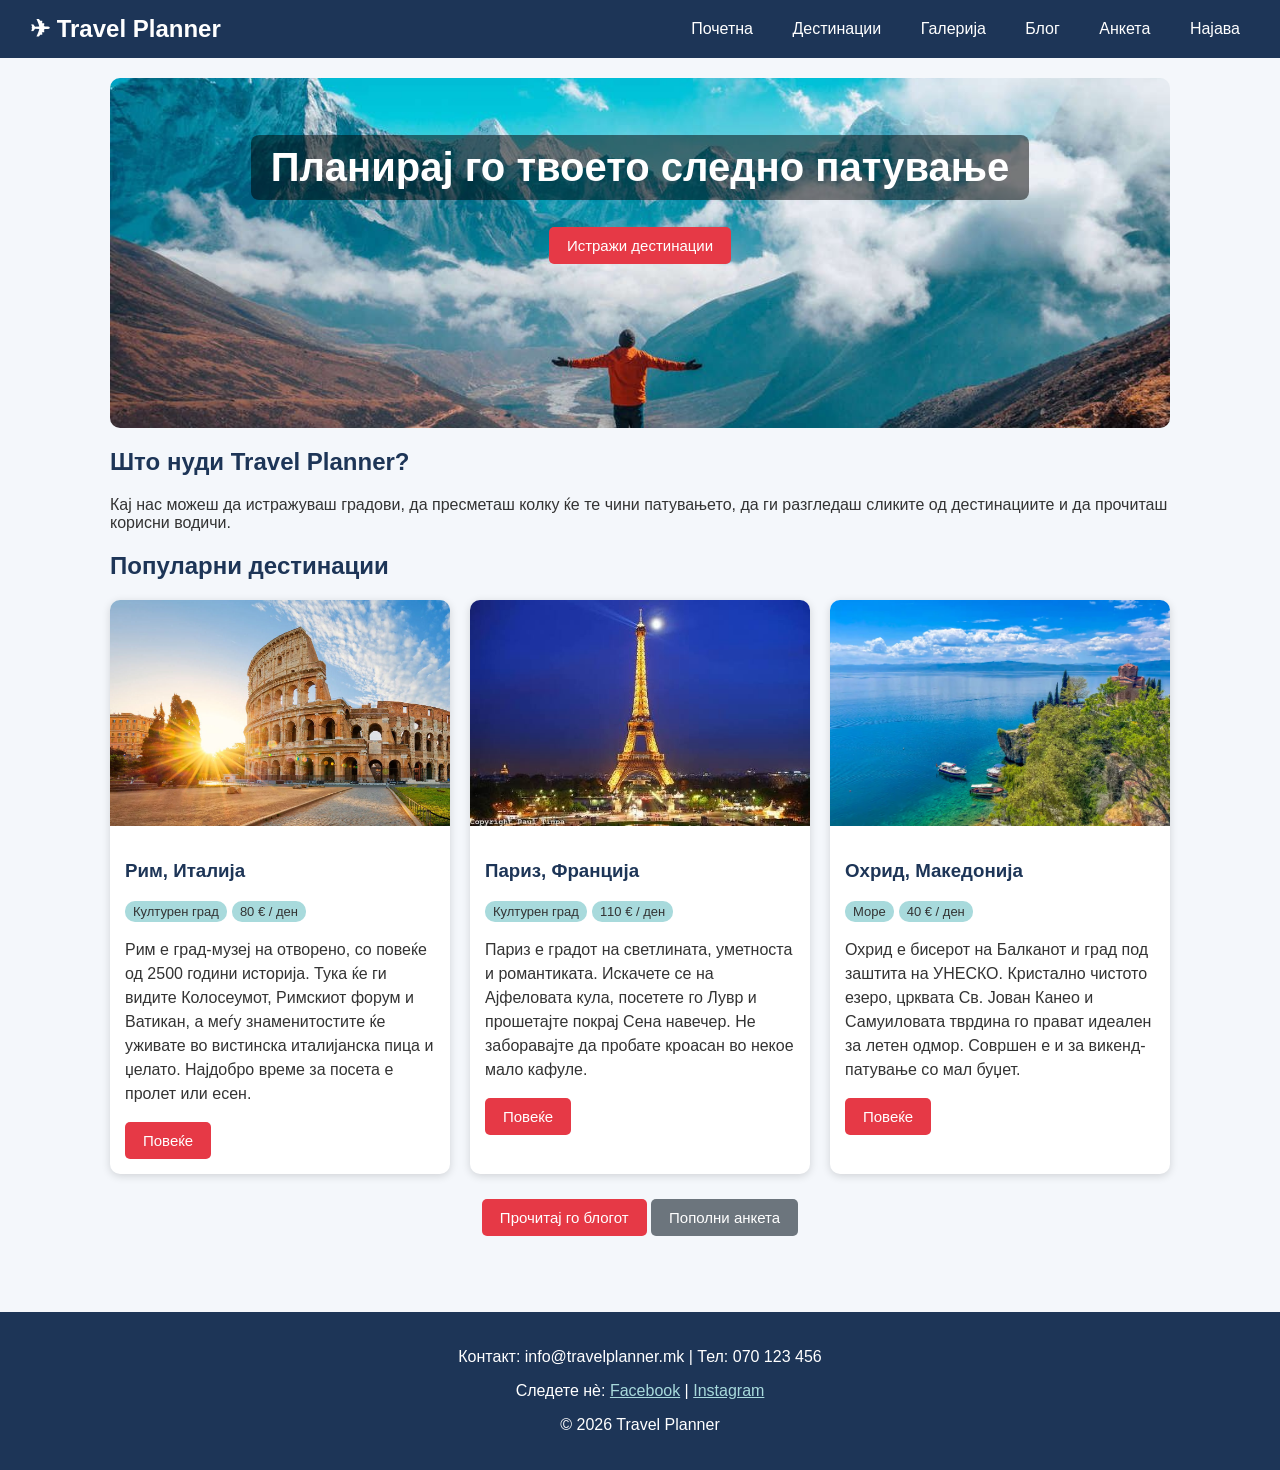
<file: travel-planner/index.html>
<!DOCTYPE html>
<html lang="mk">
<head>
  <meta charset="utf-8">
  <meta name="viewport" content="width=device-width, initial-scale=1.0">
  <title>Почетна | Travel Planner</title>
  <link rel="stylesheet" href="style.css">
</head>
<body>

  <header>
    <a class="logo" href="index.html">✈ Travel Planner</a>
    <nav>
      <a href="index.html">Почетна</a>
      <a href="destinacii.html">Дестинации</a>
      <a href="galerija.html">Галерија</a>
      <a href="blog.html">Блог</a>
      <a href="anketa.html">Анкета</a>
      <a href="login.html" id="linkNajava">Најава</a>
    </nav>
  </header>

  <main>
    <div class="baner">
      <h1>Планирај го твоето следно патување</h1>
      <a class="kopce" href="destinacii.html">Истражи дестинации</a>
    </div>

    <h2>Што нуди Travel Planner?</h2>
    <p>Кај нас можеш да истражуваш градови, да пресметаш колку ќе те чини патувањето,
       да ги разгледаш сликите од дестинациите и да прочиташ корисни водичи.</p>

    <h2>Популарни дестинации</h2>
    <div class="mreza" id="popularni">
      <!-- тука JS ги става картичките -->
    </div>

    <p style="text-align:center; margin-top:25px;">
      <a class="kopce" href="blog.html">Прочитај го блогот</a>
      <a class="kopce kopce-sivo" href="anketa.html">Пополни анкета</a>
    </p>
  </main>

  <footer>
    <p>Контакт: info@travelplanner.mk | Тел: 070 123 456</p>
    <p>Следете нè: <a href="#">Facebook</a> | <a href="#">Instagram</a></p>
    <p>© 2026 Travel Planner</p>
  </footer>

  <script src="script.js"></script>
</body>
</html>
</file>
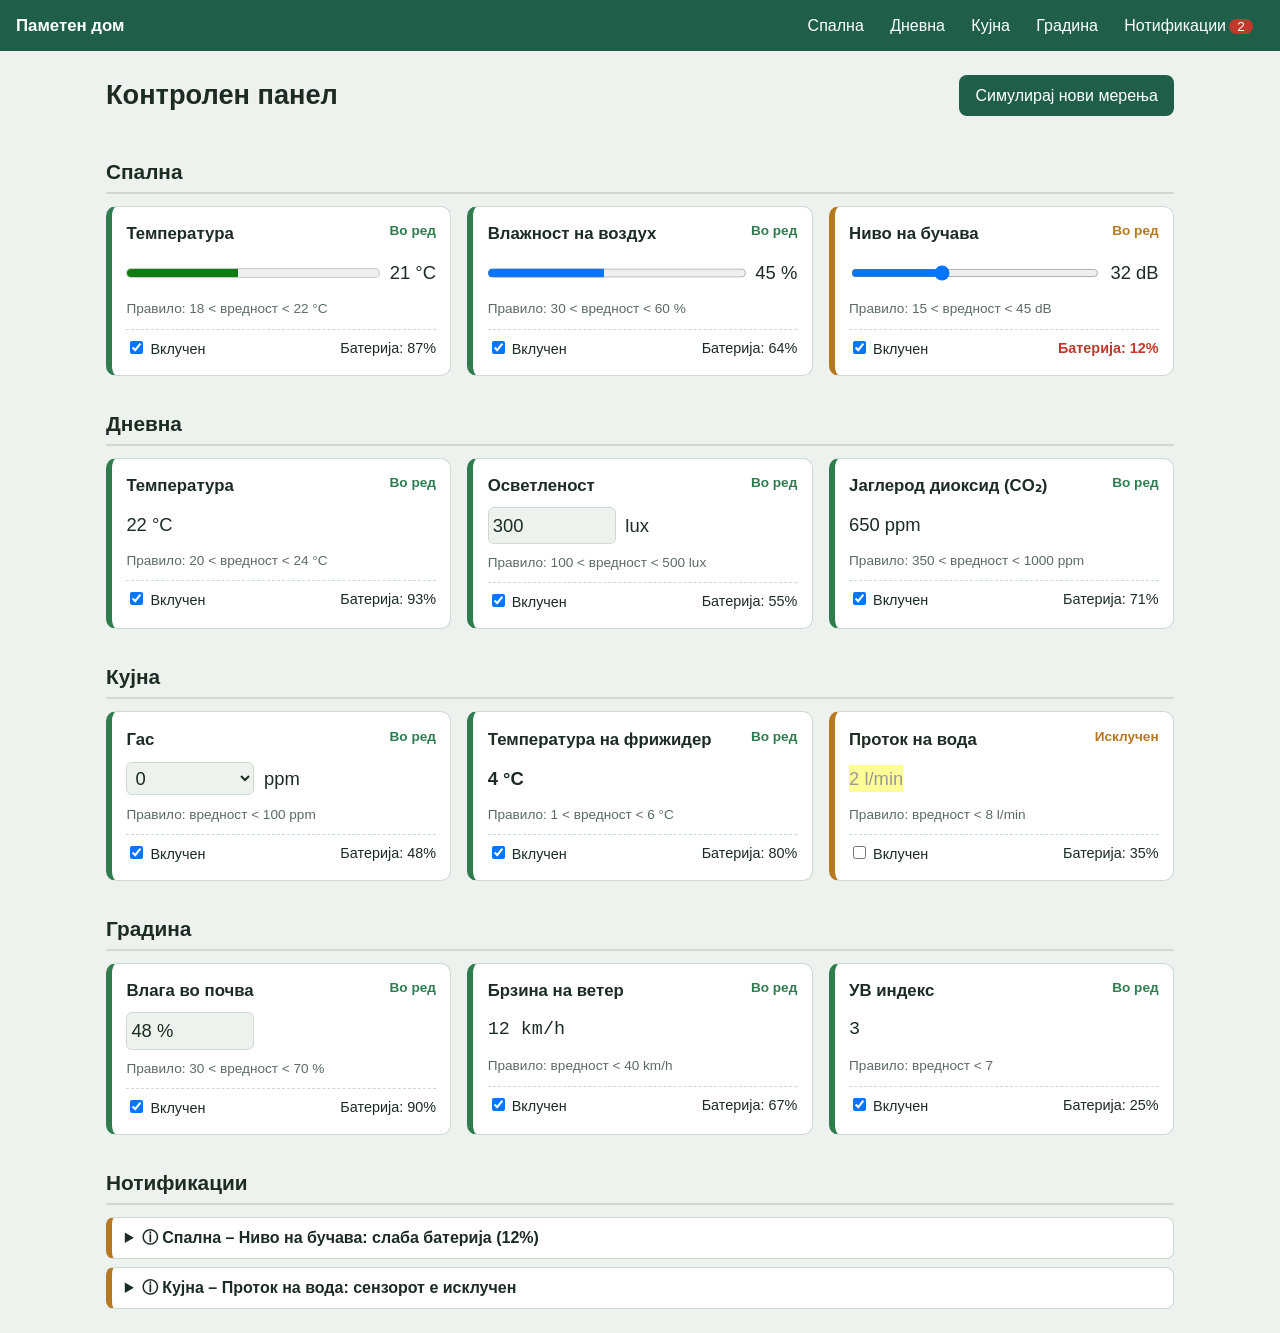
<file: realizacija-dom.html>
<!DOCTYPE html>
<html lang="mk">
<head>
<meta charset="utf-8">
<meta name="viewport" content="width=device-width, initial-scale=1, viewport-fit=cover">
<title>Паметен дом – контролен панел</title>
<style>
:root{--bg:#eef2ee;--surf:#fff;--ink:#1c2b24;--mute:#5b6b63;--line:#cfd9d2;--ok:#2f7d4f;--warn:#b7791f;--bad:#c0392b;--acc:#1f5f4a;--accink:#fff;
box-sizing:border-box;padding-top:env(safe-area-inset-top,0px);padding-bottom:env(safe-area-inset-bottom,0px)}
@media (prefers-color-scheme:dark){:root:not([data-theme="light"]){--bg:#121a16;--surf:#1a2520;--ink:#e6efe9;--mute:#9db0a5;--line:#2c3b34;--ok:#5fc48a;--warn:#e0b04f;--bad:#ef7b6d;--acc:#5fc48a;--accink:#0d1612;color-scheme:dark}}
html{scroll-padding-top:4.5rem;scroll-behavior:smooth;height:100%}
body{margin:0;background:var(--bg);color:var(--ink);font:16px/1.5 "Trebuchet MS","Segoe UI",Arial,sans-serif;min-height:100%}
*{box-sizing:border-box}
nav{position:sticky;top:env(safe-area-inset-top,0px);z-index:5;display:flex;flex-wrap:wrap;gap:.25rem;align-items:center;padding:.5rem 1rem;background:var(--acc);color:var(--accink)}
nav strong{margin-right:auto;font-size:1.05rem}
nav a{color:inherit;text-decoration:none;padding:.35rem .7rem;border-radius:999px}
nav a:hover,nav a:focus-visible{background:rgba(255,255,255,.22);outline:2px solid currentColor}
nav .badge{background:var(--bad);color:#fff;border-radius:999px;padding:0 .5rem;font-size:.85rem;margin-left:.2rem}
main{max-width:1100px;margin:0 auto;padding:1rem}
header.top{display:flex;flex-wrap:wrap;gap:1rem;align-items:center;justify-content:space-between}
h1{margin:.5rem 0;font-size:1.7rem}
h2{margin:2rem 0 .75rem;font-size:1.3rem;border-bottom:2px solid var(--line);padding-bottom:.3rem}
button{font:inherit;background:var(--acc);color:var(--accink);border:0;border-radius:8px;padding:.55rem 1rem;cursor:pointer}
button:focus-visible,input:focus-visible,select:focus-visible{outline:3px solid var(--warn);outline-offset:2px}
.grid{display:grid;grid-template-columns:repeat(auto-fit,minmax(260px,1fr));gap:1rem}
.card{background:var(--surf);border:1px solid var(--line);border-left:6px solid var(--ok);border-radius:10px;padding:.9rem;display:flex;flex-direction:column;gap:.55rem}
.card.warn{border-left-color:var(--warn)}.card.bad{border-left-color:var(--bad)}
.card.off .val{opacity:.4}
.card h3{margin:0;font-size:1.05rem;display:flex;justify-content:space-between;gap:.5rem}
.st{font-size:.85rem;font-weight:700;color:var(--ok)}.warn .st{color:var(--warn)}.bad .st{color:var(--bad)}
.val{display:flex;align-items:center;gap:.6rem;min-height:2.2rem;font-size:1.15rem;flex-wrap:wrap}
.val meter,.val progress,.val input[type=range]{flex:1;min-width:110px}
.val input[type=number],.val input[type=text],.val select{font:inherit;width:8rem;padding:.25rem;background:var(--bg);color:var(--ink);border:1px solid var(--line);border-radius:6px}
.rule{font-size:.85rem;color:var(--mute);margin:0}
.foot{display:flex;justify-content:space-between;gap:.5rem;font-size:.9rem;border-top:1px dashed var(--line);padding-top:.5rem;flex-wrap:wrap}
.bat.low{color:var(--bad);font-weight:700}
details.n{background:var(--surf);border:1px solid var(--line);border-left:6px solid var(--warn);border-radius:8px;margin:.5rem 0;padding:.5rem .8rem}
details.n.bad{border-left-color:var(--bad)}
details.n summary{cursor:pointer;font-weight:700}
details.n p{margin:.4rem 0 0;color:var(--mute)}
.empty{color:var(--ok);font-weight:700}
</style>
</head>
<body>
<nav aria-label="Главна навигација">
  <strong>Паметен дом</strong>
  <a href="#spalna">Спална</a><a href="#dnevna">Дневна</a><a href="#kujna">Кујна</a><a href="#gradina">Градина</a>
  <a href="#notifikacii">Нотификации<span class="badge" id="badge">0</span></a>
</nav>
<main>
  <header class="top">
    <h1>Контролен панел</h1>
    <button id="sim" type="button">Симулирај нови мерења</button>
  </header>
  <div id="rooms"></div>
  <section id="notifikacii"><h2>Нотификации</h2><div id="notes"></div></section>
</main>
<script>
const ROOMS=[["spalna","Спална"],["dnevna","Дневна"],["kujna","Кујна"],["gradina","Градина"]];
// r=дел, n=име, t=HTML елемент, u=единица, lo/hi=дозволена зона (lo < v < hi), min/max=опсег, v=вредност, b=батерија %, on=вклучен
const S=[
{r:"spalna",n:"Температура",t:"meter",u:"°C",lo:18,hi:22,min:10,max:35,v:21,b:87,on:1},
{r:"spalna",n:"Влажност на воздух",t:"progress",u:"%",lo:30,hi:60,min:0,max:100,v:45,b:64,on:1},
{r:"spalna",n:"Ниво на бучава",t:"range",u:"dB",lo:15,hi:45,min:0,max:90,v:32,b:12,on:1},
{r:"dnevna",n:"Температура",t:"output",u:"°C",lo:20,hi:24,min:10,max:35,v:22,b:93,on:1},
{r:"dnevna",n:"Осветленост",t:"number",u:"lux",lo:100,hi:500,min:0,max:1000,v:300,b:55,on:1},
{r:"dnevna",n:"Јаглерод диоксид (CO₂)",t:"data",u:"ppm",lo:350,hi:1000,min:300,max:2000,v:650,b:71,on:1},
{r:"kujna",n:"Гас",t:"select",u:"ppm",lo:-1,hi:100,min:0,max:400,v:0,b:48,on:1,opts:[0,50,100,200,400]},
{r:"kujna",n:"Температура на фрижидер",t:"strong",u:"°C",lo:1,hi:6,min:-5,max:15,v:4,b:80,on:1},
{r:"kujna",n:"Проток на вода",t:"mark",u:"l/min",lo:-1,hi:8,min:0,max:15,v:2,b:35,on:0},
{r:"gradina",n:"Влага во почва",t:"text",u:"%",lo:30,hi:70,min:0,max:100,v:48,b:90,on:1},
{r:"gradina",n:"Брзина на ветер",t:"samp",u:"km/h",lo:-1,hi:40,min:0,max:100,v:12,b:67,on:1},
{r:"gradina",n:"УВ индекс",t:"code",u:"",lo:-1,hi:7,min:0,max:11,v:3,b:25,on:1}
];
const $=s=>document.querySelector(s);
const roomName=id=>ROOMS.find(r=>r[0]===id)[1];

function build(){
  $("#rooms").innerHTML=ROOMS.map(([id,name])=>`<section id="${id}"><h2>${name}</h2><div class="grid" id="g-${id}"></div></section>`).join("");
  S.forEach((s,i)=>{
    const c=document.createElement("article");c.className="card";c.id="s"+i;
    c.innerHTML=`<h3><span>${s.n}</span><span class="st"></span></h3><div class="val"></div>
    <p class="rule">Правило: ${s.lo<0?"":s.lo+" &lt; "}вредност &lt; ${s.hi} ${s.u}</p>
    <div class="foot"><label><input type="checkbox" ${s.on?"checked":""}> Вклучен</label><span class="bat"></span></div>`;
    c.querySelector(".val").append(...makeEl(s,i));
    c.querySelector("input[type=checkbox]").onchange=e=>{s.on=e.target.checked?1:0;refresh()};
    $("#g-"+s.r).append(c);
  });
}
function makeEl(s,i){
  let el,cap=document.createElement("span");cap.className="cap";
  const edit=v=>{s.v=Number(v);refresh()};
  if(s.t==="meter"){el=document.createElement("meter");Object.assign(el,{min:s.min,max:s.max,low:s.lo,high:s.hi,optimum:(s.lo+s.hi)/2})}
  else if(s.t==="progress"){el=document.createElement("progress");el.max=s.max}
  else if(s.t==="range"){el=document.createElement("input");el.type="range";Object.assign(el,{min:s.min,max:s.max});el.oninput=()=>edit(el.value)}
  else if(s.t==="number"){el=document.createElement("input");el.type="number";Object.assign(el,{min:s.min,max:s.max});el.oninput=()=>edit(el.value);cap.textContent=s.u}
  else if(s.t==="select"){el=document.createElement("select");el.innerHTML=s.opts.map(o=>`<option>${o}</option>`).join("");el.onchange=()=>edit(el.value);cap.textContent=s.u}
  else if(s.t==="text"){el=document.createElement("input");el.type="text";el.readOnly=true}
  else el=document.createElement(s.t);
  el.dataset.i=i;
  return["meter","progress","range"].includes(s.t)?[el,cap]:(["number","select"].includes(s.t)?[el,cap]:[el]);
}
function paint(s,i){
  const c=$("#s"+i),el=c.querySelector(".val [data-i]"),cap=c.querySelector(".cap"),txt=s.v+(s.u?" "+s.u:"");
  if(["meter","progress","range","number","select"].includes(s.t)){el.value=s.v;if(cap&&!["number","select"].includes(s.t))cap.textContent=txt}
  else if(s.t==="text")el.value=txt;
  else if(s.t==="data"){el.value=s.v;el.textContent=txt}
  else el.textContent=txt;
  el.disabled=!s.on;
}
function check(s){
  if(!s.on)return{lvl:"off"};
  if(s.v>=s.hi||(s.lo>=0&&s.v<=s.lo))return{lvl:"bad"};
  return{lvl:"ok"};
}
function refresh(){
  const notes=[];
  S.forEach((s,i)=>{
    paint(s,i);
    const c=$("#s"+i),res=check(s),low=s.b<20;
    c.className="card"+(res.lvl==="bad"?" bad":(res.lvl==="off"||low?" warn":""))+(s.on?"":" off");
    c.querySelector(".st").textContent=res.lvl==="bad"?"Надвор од зона":res.lvl==="off"?"Исклучен":"Во ред";
    const b=c.querySelector(".bat");b.textContent="Батерија: "+s.b+"%";b.className="bat"+(low?" low":"");
    const where=roomName(s.r)+" – "+s.n;
    if(res.lvl==="bad")notes.push({k:"bad",t:where+": вредноста е надвор од зоната",d:`Измерено: ${s.v} ${s.u}. Дозволено: ${s.lo<0?"":s.lo+" < "}вредност < ${s.hi} ${s.u}. Проверете го просторот или прилагодете ја опремата.`});
    if(!s.on)notes.push({k:"warn",t:where+": сензорот е исклучен",d:"Додека е исклучен, сензорот не мери и правилата за зона не се проверуваат. Вклучете го за да продолжи следењето."});
    if(low)notes.push({k:"warn",t:where+": слаба батерија ("+s.b+"%)",d:"Нивото на батеријата е под 20%. Заменете или наполнете ја батеријата наскоро."});
  });
  $("#badge").textContent=notes.length;
  $("#notes").innerHTML=notes.length?notes.map(n=>`<details class="n ${n.k}"><summary>${n.k==="bad"?"⚠":"ⓘ"} ${n.t}</summary><p>${n.d}</p></details>`).join(""):'<p class="empty">Сите сензори работат во дозволените зони.</p>';
}
function simulate(){
  S.forEach(s=>{
    if(s.opts){s.v=s.opts[Math.floor(Math.random()*s.opts.length)];return}
    const span=s.hi-Math.max(s.lo,s.min),a=Math.max(s.lo,s.min)-0.3*span;
    s.v=Math.min(s.max,Math.max(s.min,Math.round(a+Math.random()*1.6*span)));
  });
  refresh();
}
$("#sim").onclick=simulate;
build();refresh();
</script>
</body>
</html>
</file>
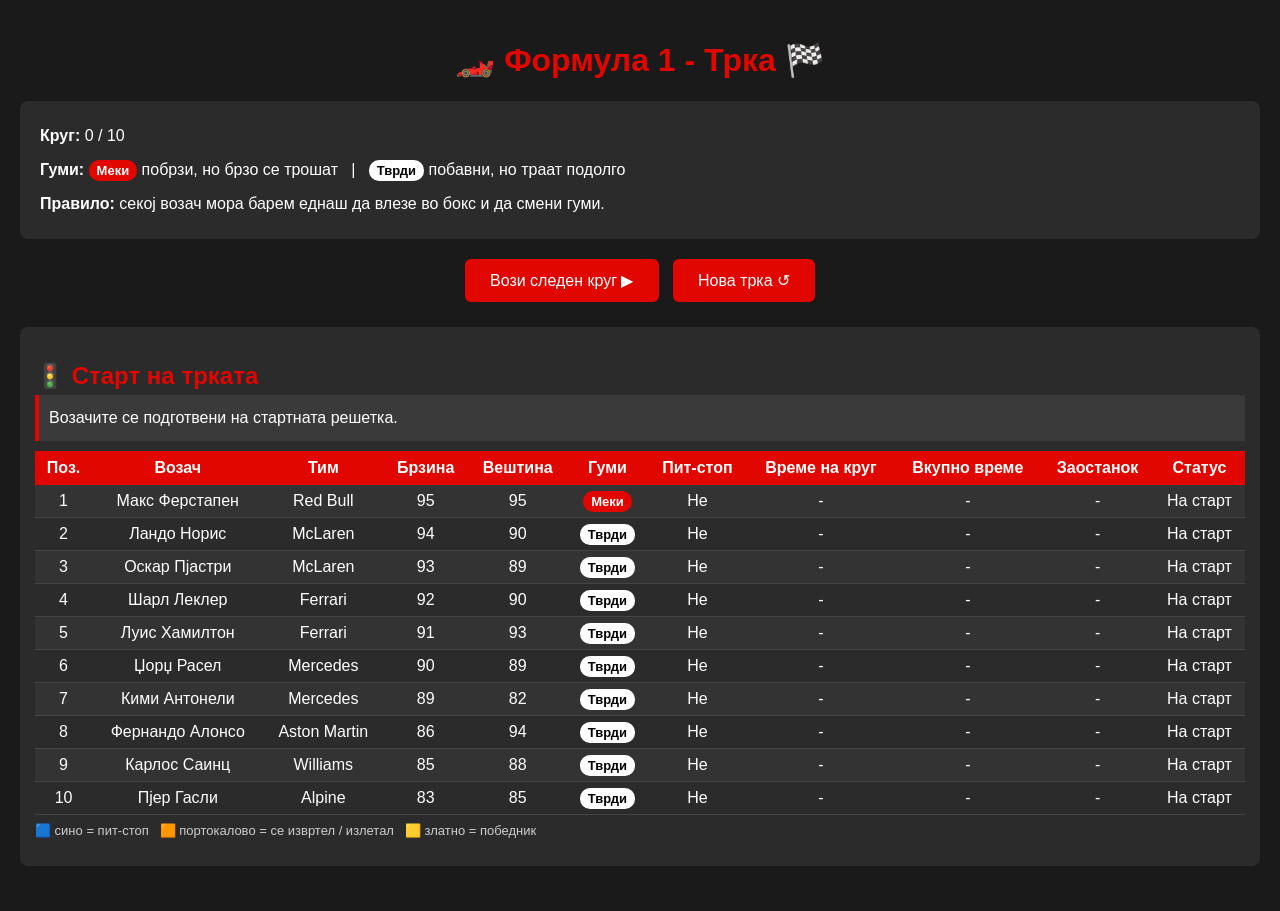
<file: DOMASNA 3/formula1.html>
<!DOCTYPE html>
<html lang="mk">
<head>
    <meta charset="UTF-8">
    <title>Формула 1 - Игра</title>
    <link rel="stylesheet" href="style.css">
</head>
<body>

    <h1>🏎️ Формула 1 - Трка 🏁</h1>

    <div id="info">
        <p><b>Круг:</b> <span id="brojKrug">0</span> / 10</p>
        <p><b>Гуми:</b>
            <span class="guma meki">Меки</span> побрзи, но брзо се трошат &nbsp; | &nbsp;
            <span class="guma tvrdi">Тврди</span> побавни, но траат подолго
        </p>
        <p><b>Правило:</b> секој возач мора барем еднаш да влезе во бокс и да смени гуми.</p>
    </div>

    <div id="kopcinja">
        <button id="kopceKrug" onclick="sledenKrug()">Вози следен круг ▶</button>
        <button id="kopceNova" onclick="novaTrka()">Нова трка ↺</button>
    </div>

    <div id="pobednik"></div>

   
    <div id="trka"></div>

    <script src="script.js"></script>
</body>
</html>
</file>
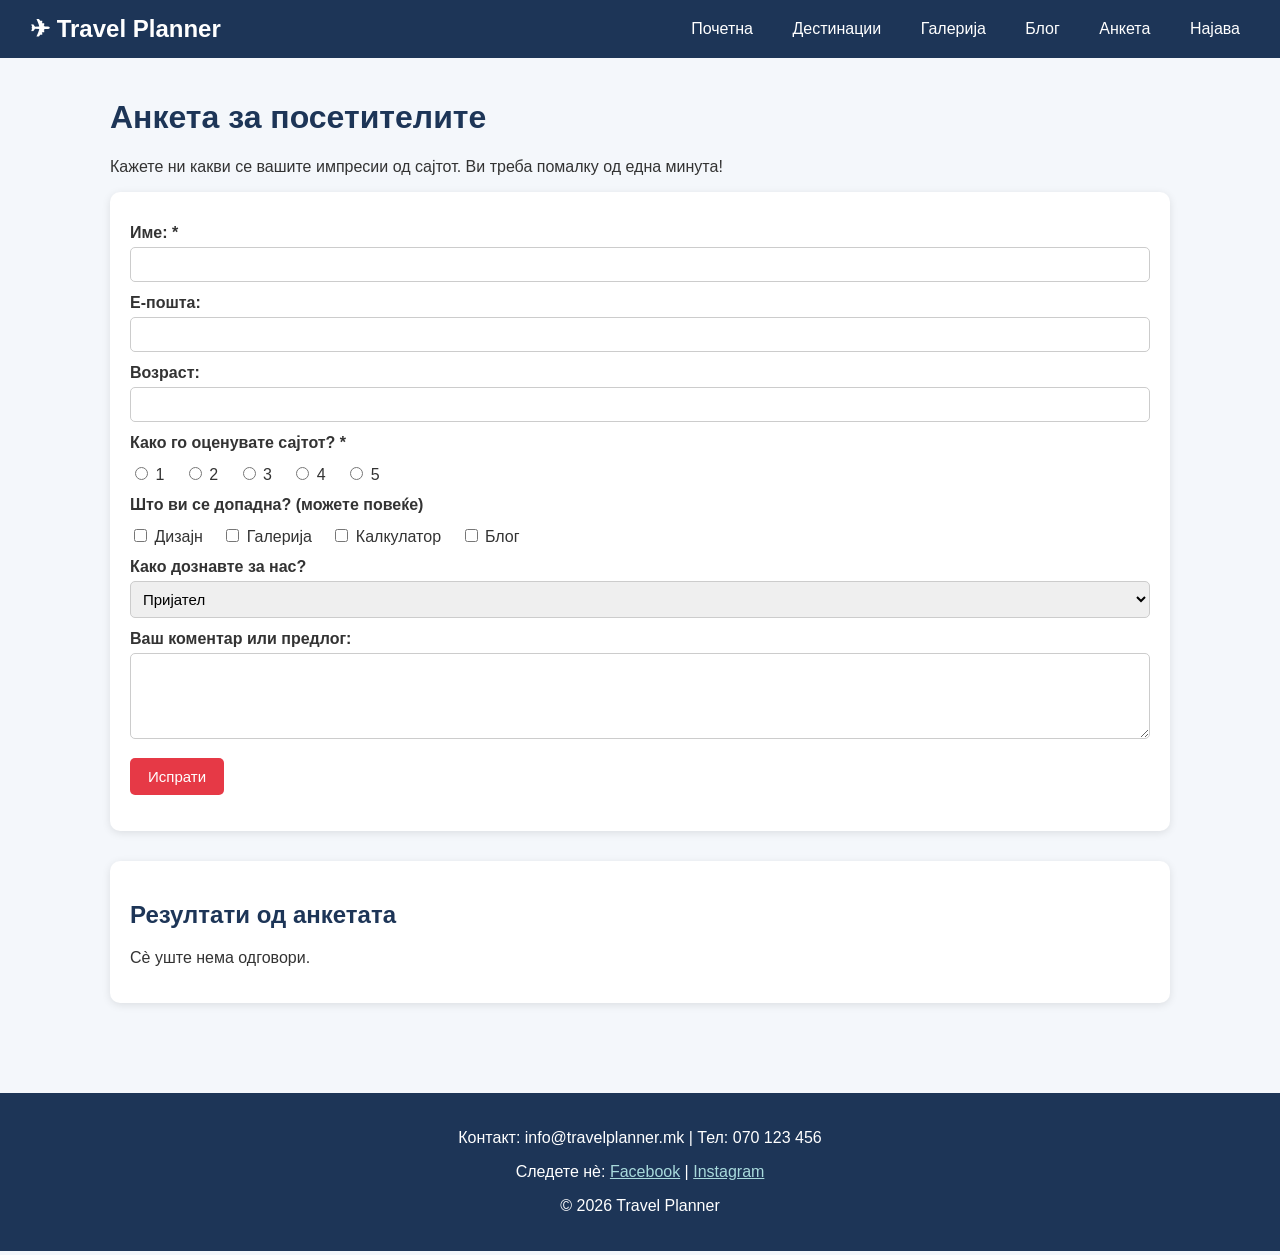
<file: travel-planner/anketa.html>
<!DOCTYPE html>
<html lang="mk">
<head>
  <meta charset="utf-8">
  <meta name="viewport" content="width=device-width, initial-scale=1.0">
  <title>Анкета | Travel Planner</title>
  <link rel="stylesheet" href="style.css">
</head>
<body>

  <header>
    <a class="logo" href="index.html">✈ Travel Planner</a>
    <nav>
      <a href="index.html">Почетна</a>
      <a href="destinacii.html">Дестинации</a>
      <a href="galerija.html">Галерија</a>
      <a href="blog.html">Блог</a>
      <a href="anketa.html">Анкета</a>
      <a href="login.html" id="linkNajava">Најава</a>
    </nav>
  </header>

  <main>
    <h1>Анкета за посетителите</h1>
    <p>Кажете ни какви се вашите импресии од сајтот. Ви треба помалку од една минута!</p>

    <form class="forma" id="formaAnketa" onsubmit="return isprativAnketa()">
      <label for="anketaIme">Име: *</label>
      <input type="text" id="anketaIme">

      <label for="anketaEmail">Е-пошта:</label>
      <input type="email" id="anketaEmail">

      <label for="anketaVozrast">Возраст:</label>
      <input type="number" id="anketaVozrast" min="1" max="120">

      <label>Како го оценувате сајтот? *</label>
      <label class="opcija"><input type="radio" name="ocena" value="1"> 1</label>
      <label class="opcija"><input type="radio" name="ocena" value="2"> 2</label>
      <label class="opcija"><input type="radio" name="ocena" value="3"> 3</label>
      <label class="opcija"><input type="radio" name="ocena" value="4"> 4</label>
      <label class="opcija"><input type="radio" name="ocena" value="5"> 5</label>

      <label>Што ви се допадна? (можете повеќе)</label>
      <label class="opcija"><input type="checkbox" name="dopadna" value="Дизајн"> Дизајн</label>
      <label class="opcija"><input type="checkbox" name="dopadna" value="Галерија"> Галерија</label>
      <label class="opcija"><input type="checkbox" name="dopadna" value="Калкулатор"> Калкулатор</label>
      <label class="opcija"><input type="checkbox" name="dopadna" value="Блог"> Блог</label>

      <label for="anketaKako">Како дознавте за нас?</label>
      <select id="anketaKako">
        <option>Пријател</option>
        <option>Социјални мрежи</option>
        <option>Google пребарување</option>
        <option>Друго</option>
      </select>

      <label for="anketaKomentar">Ваш коментар или предлог:</label>
      <textarea id="anketaKomentar" rows="4"></textarea>

      <button type="submit" class="kopce">Испрати</button>
      <p class="poraka" id="porakaAnketa" style="color:green;"></p>
    </form>

    <div class="forma">
      <h2>Резултати од анкетата</h2>
      <div id="rezultatiAnketa"></div>
    </div>
  </main>

  <footer>
    <p>Контакт: info@travelplanner.mk | Тел: 070 123 456</p>
    <p>Следете нè: <a href="#">Facebook</a> | <a href="#">Instagram</a></p>
    <p>© 2026 Travel Planner</p>
  </footer>

  <script src="script.js"></script>
</body>
</html>
</file>
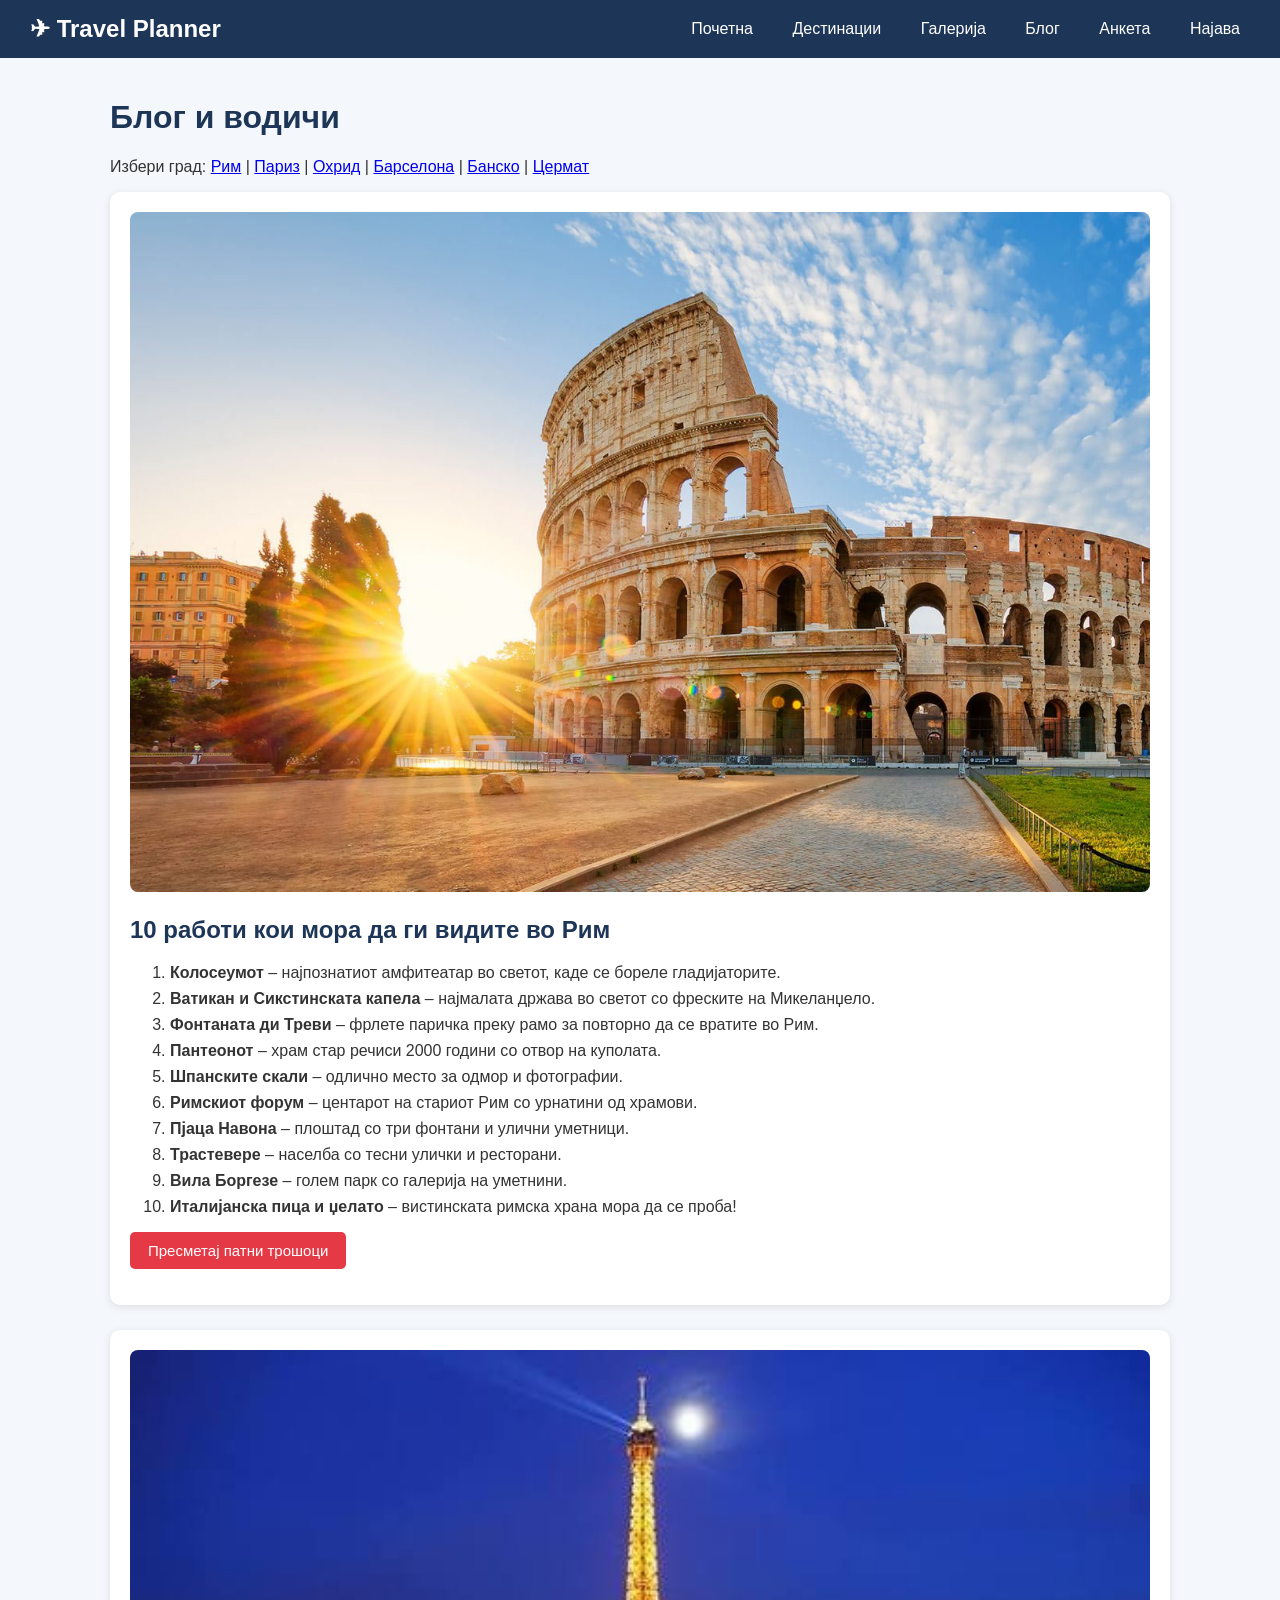
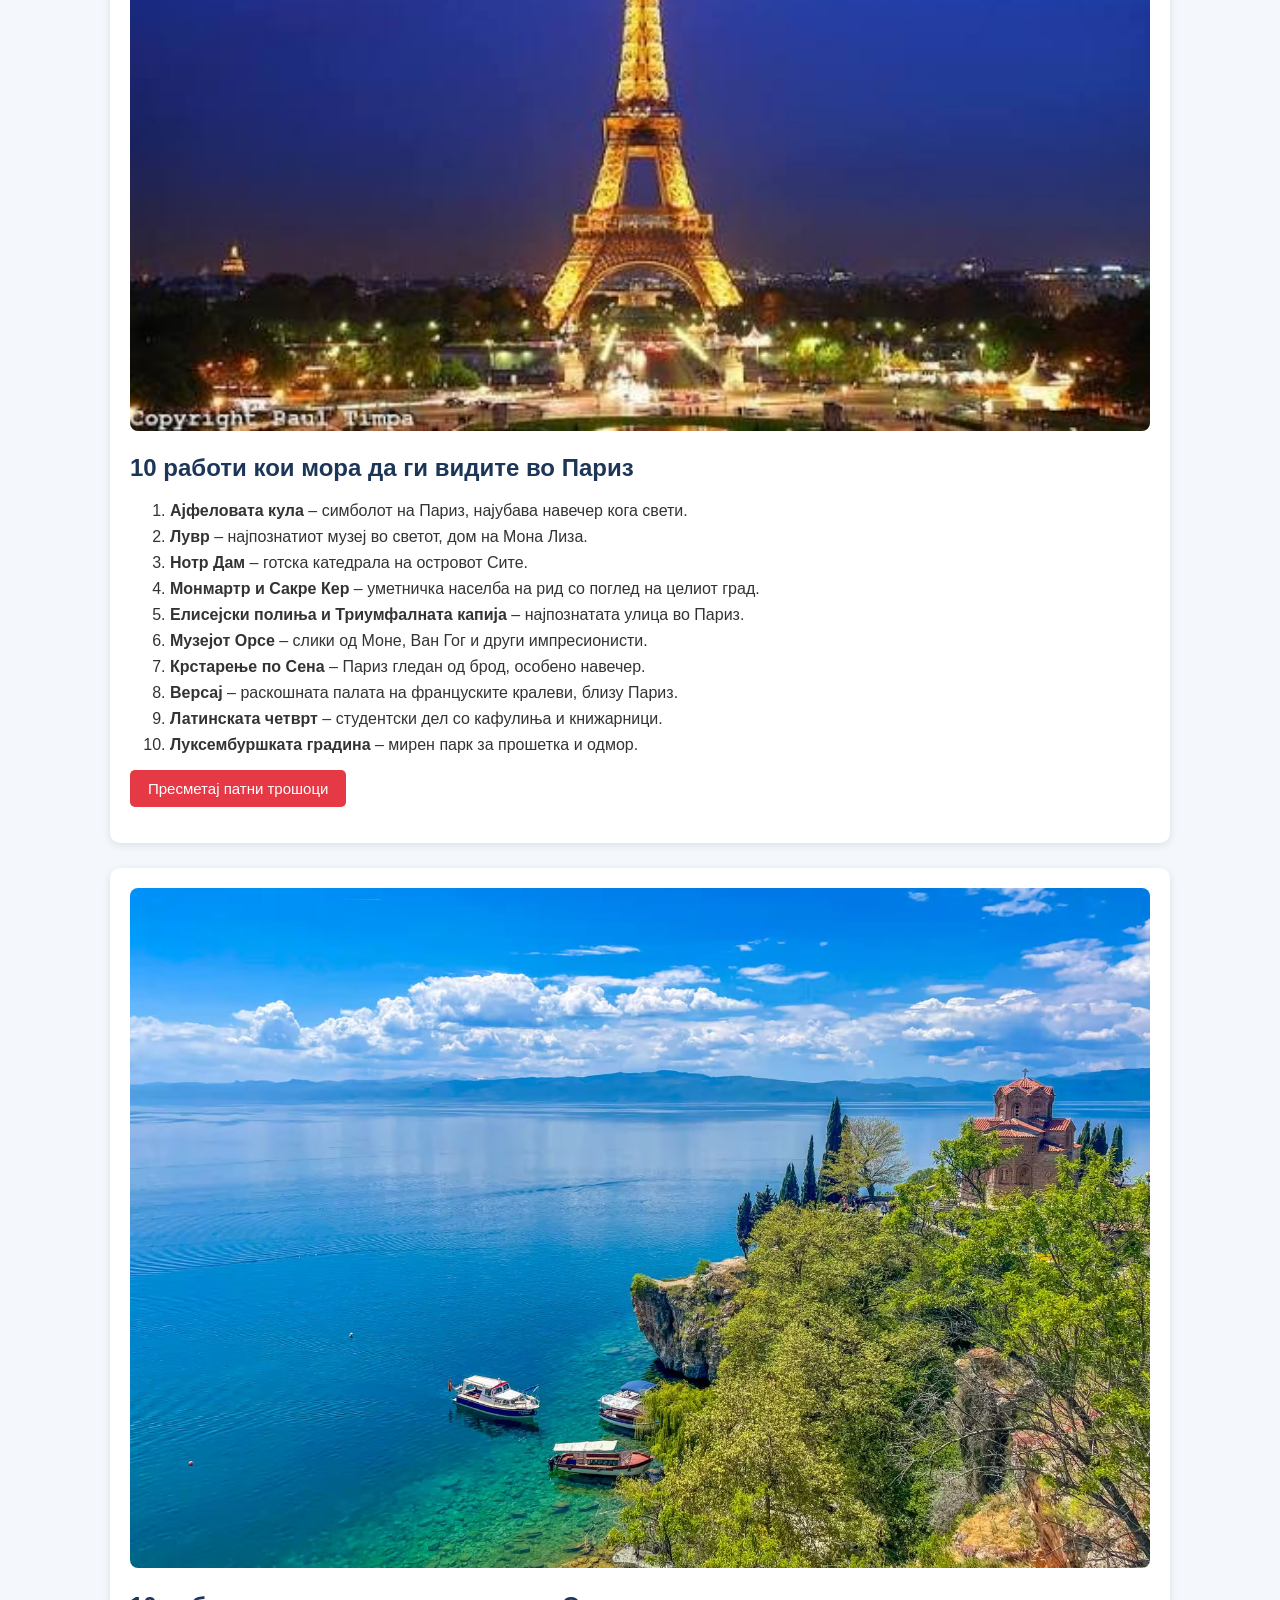
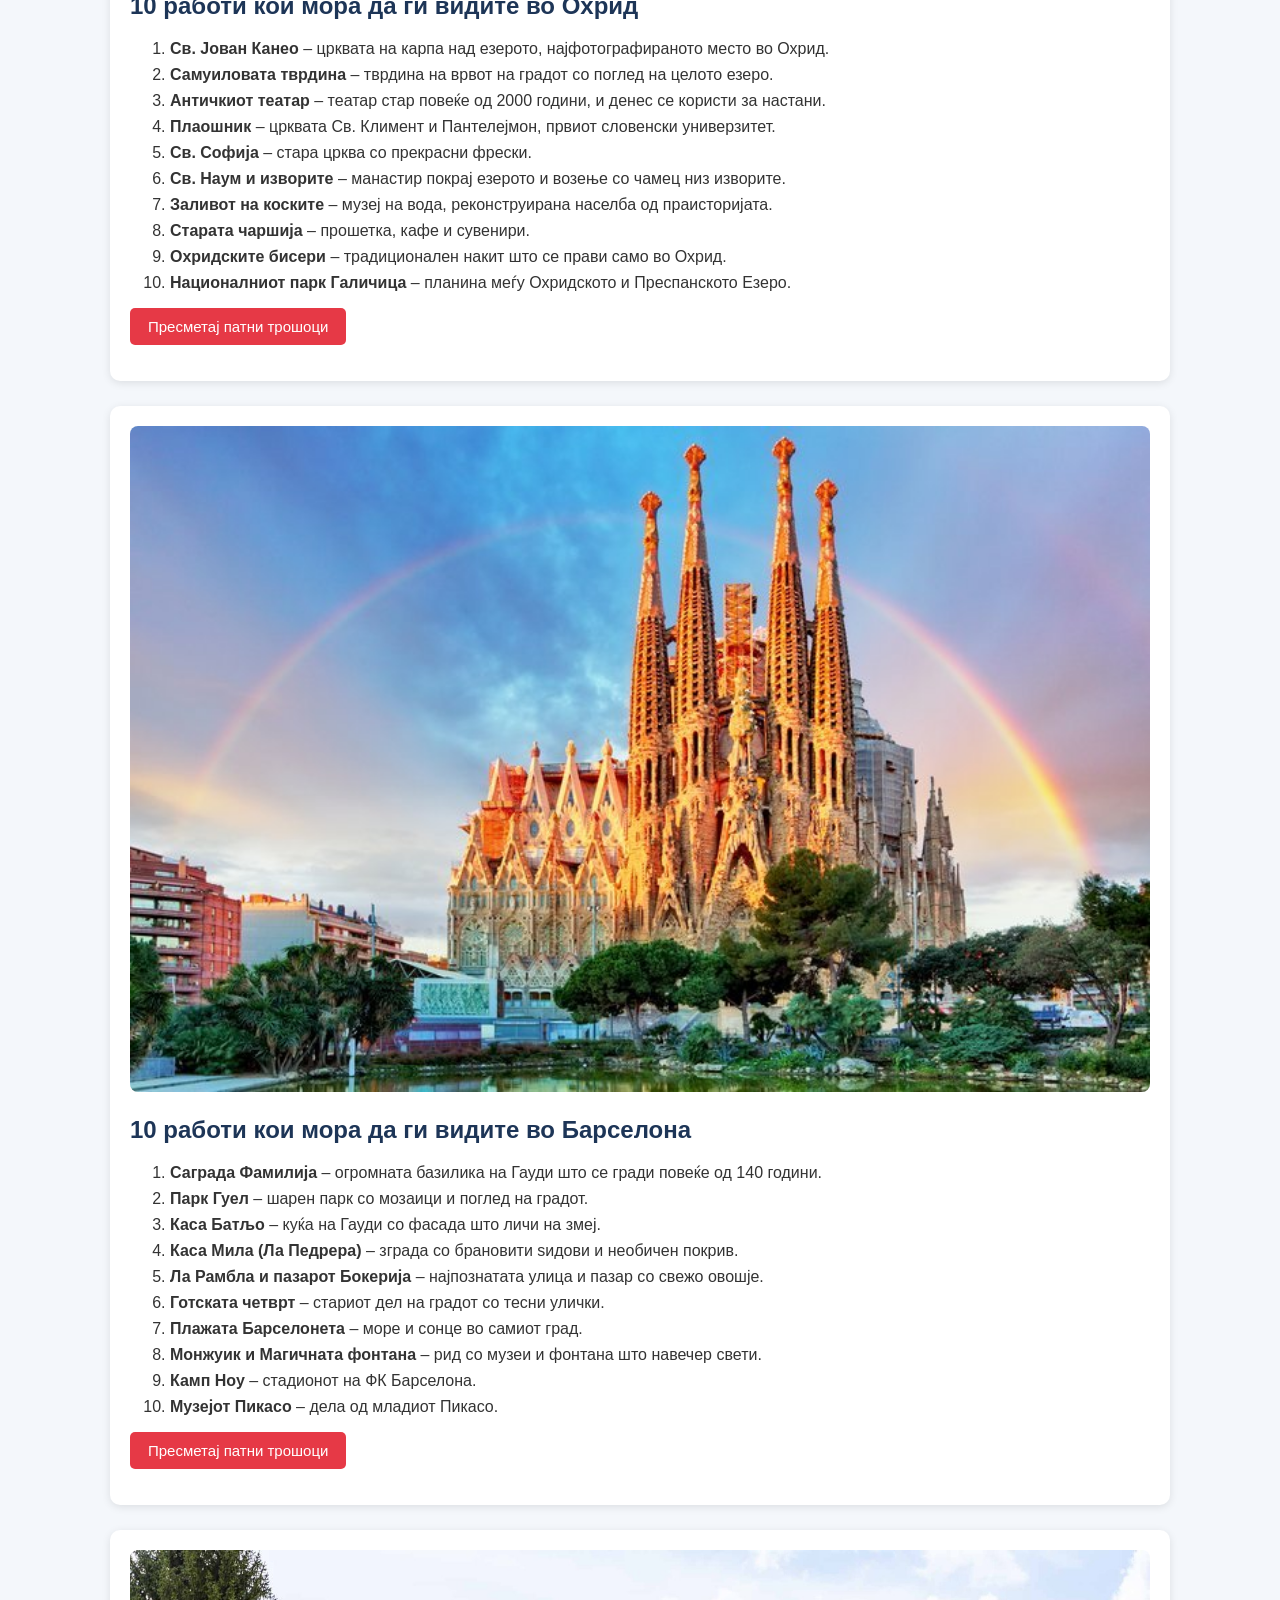
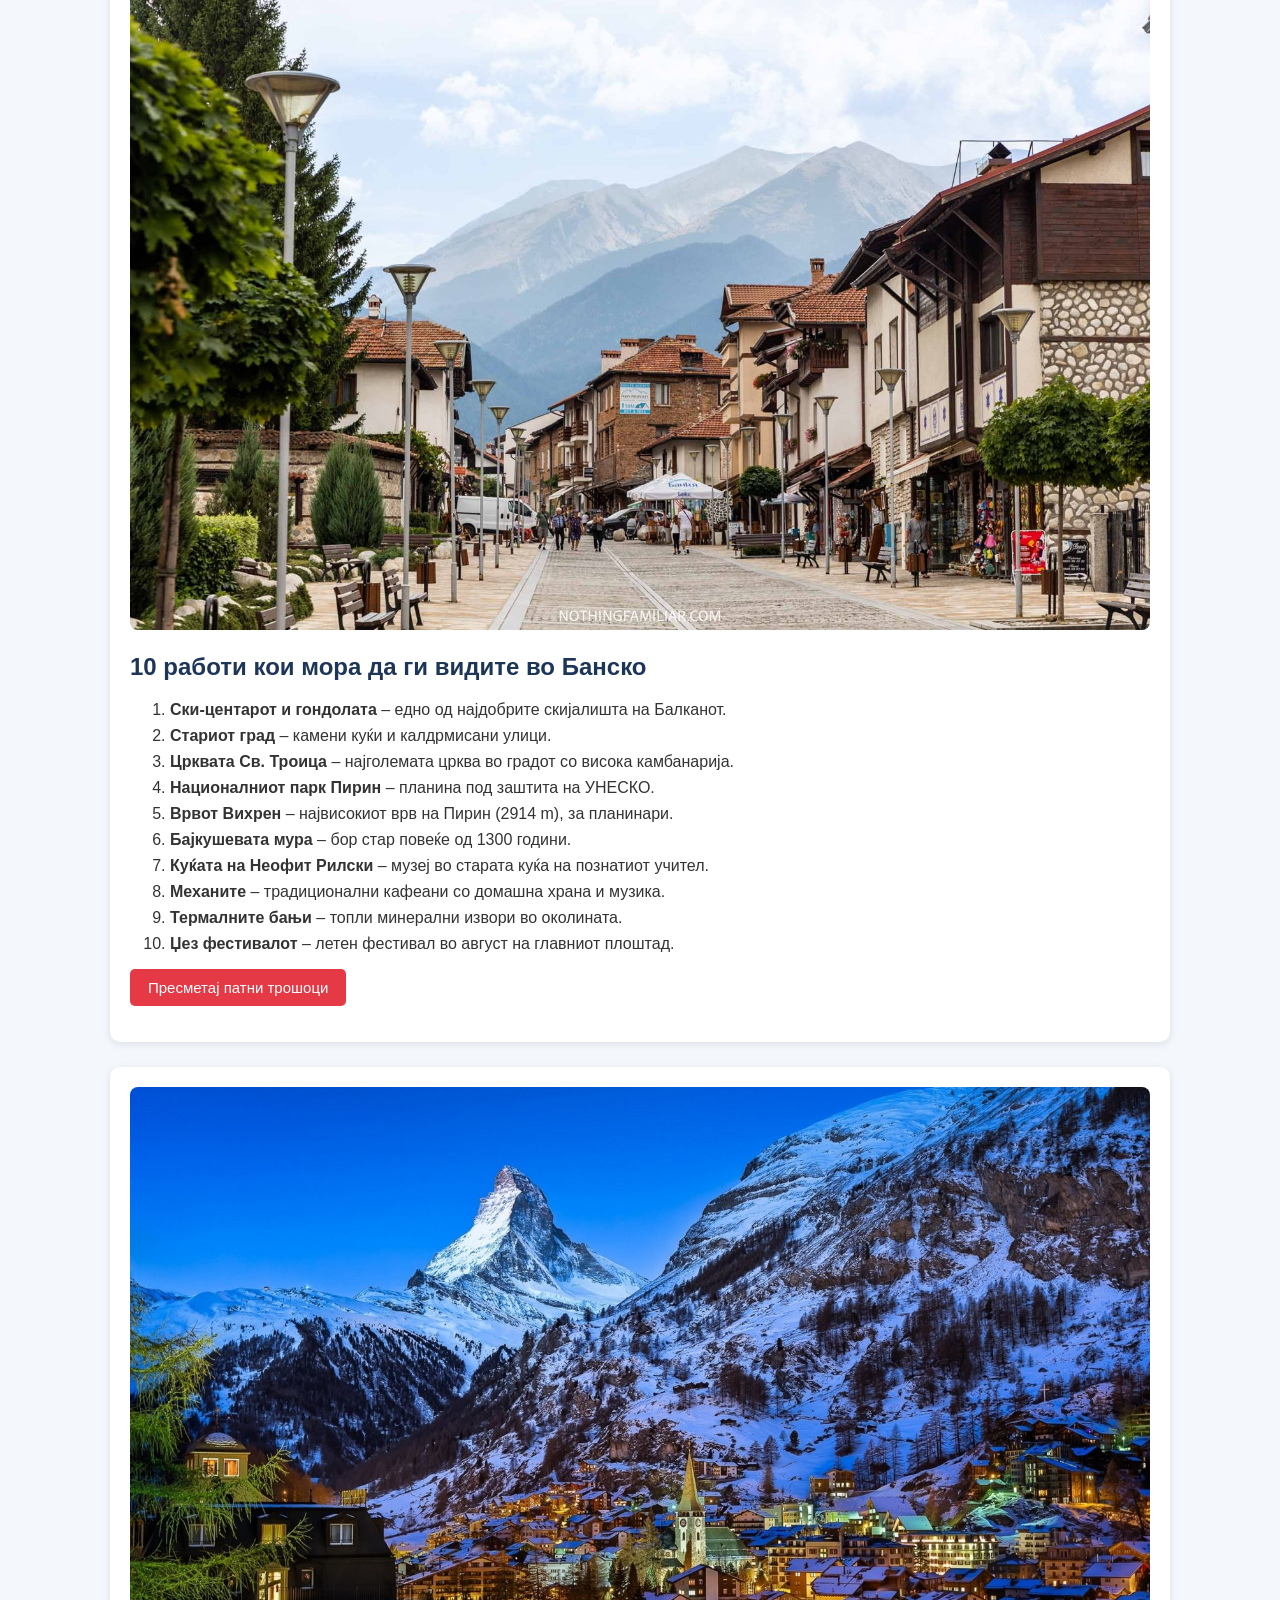
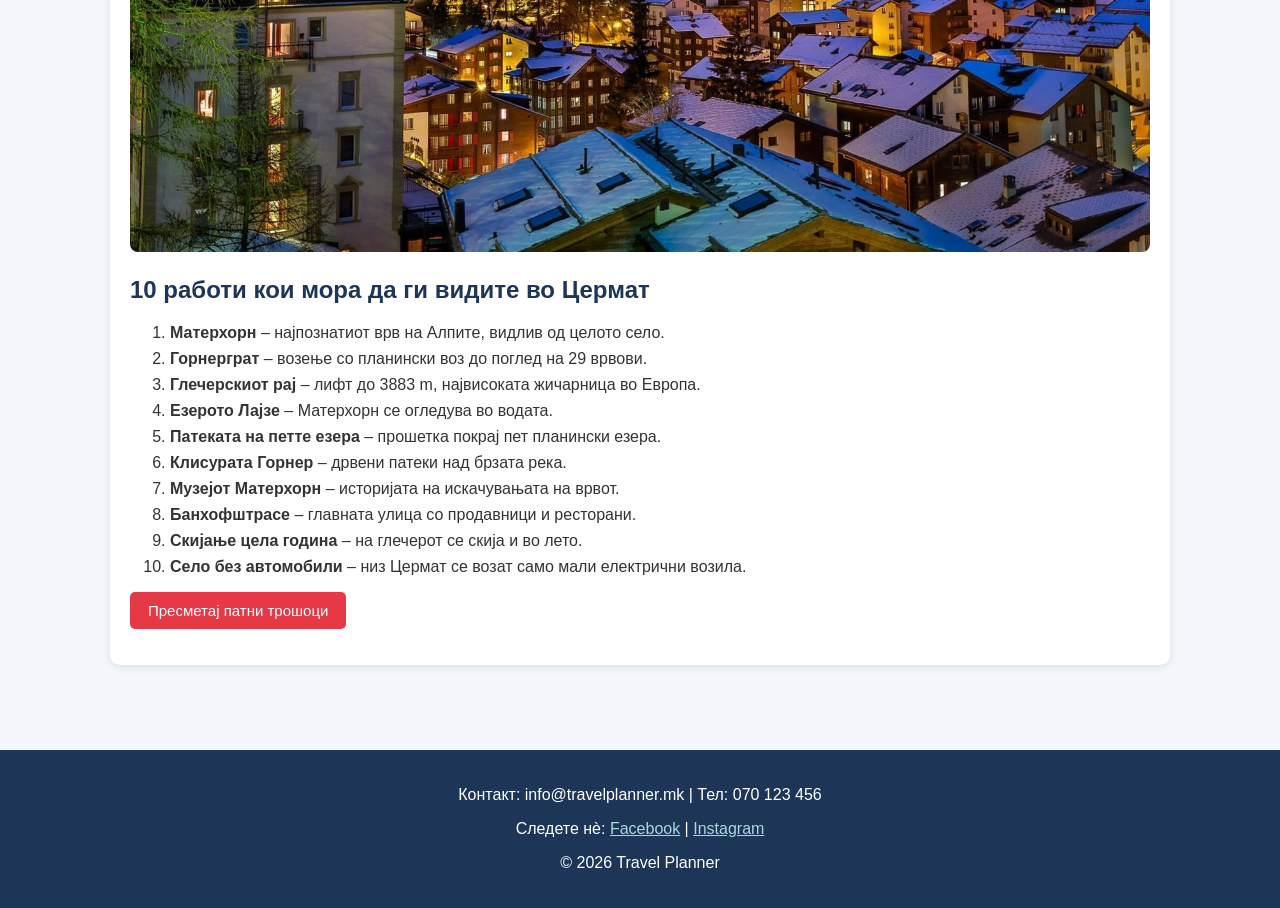
<file: travel-planner/blog.html>
<!DOCTYPE html>
<html lang="mk">
<head>
  <meta charset="utf-8">
  <meta name="viewport" content="width=device-width, initial-scale=1.0">
  <title>Блог | Travel Planner</title>
  <link rel="stylesheet" href="style.css">
</head>
<body>

  <header>
    <a class="logo" href="index.html">✈ Travel Planner</a>
    <nav>
      <a href="index.html">Почетна</a>
      <a href="destinacii.html">Дестинации</a>
      <a href="galerija.html">Галерија</a>
      <a href="blog.html">Блог</a>
      <a href="anketa.html">Анкета</a>
      <a href="login.html" id="linkNajava">Најава</a>
    </nav>
  </header>

  <main>
    <h1>Блог и водичи</h1>
    <p>Избери град:
      <a href="#rim">Рим</a> |
      <a href="#pariz">Париз</a> |
      <a href="#ohrid">Охрид</a> |
      <a href="#barselona">Барселона</a> |
      <a href="#bansko">Банско</a> |
      <a href="#cermat">Цермат</a>
    </p>

    <div class="statija" id="rim">
      <img src="sliki/rim1.jpg" alt="Рим">
      <h2>10 работи кои мора да ги видите во Рим</h2>
      <ol>
        <li><b>Колосеумот</b> – најпознатиот амфитеатар во светот, каде се бореле гладијаторите.</li>
        <li><b>Ватикан и Сикстинската капела</b> – најмалата држава во светот со фреските на Микеланџело.</li>
        <li><b>Фонтаната ди Треви</b> – фрлете паричка преку рамо за повторно да се вратите во Рим.</li>
        <li><b>Пантеонот</b> – храм стар речиси 2000 години со отвор на куполата.</li>
        <li><b>Шпанските скали</b> – одлично место за одмор и фотографии.</li>
        <li><b>Римскиот форум</b> – центарот на стариот Рим со урнатини од храмови.</li>
        <li><b>Пјаца Навона</b> – плоштад со три фонтани и улични уметници.</li>
        <li><b>Трастевере</b> – населба со тесни улички и ресторани.</li>
        <li><b>Вила Боргезе</b> – голем парк со галерија на уметнини.</li>
        <li><b>Италијанска пица и џелато</b> – вистинската римска храна мора да се проба!</li>
      </ol>
      <p><a class="kopce" href="destinacii.html">Пресметај патни трошоци</a></p>
    </div>

    <div class="statija" id="pariz">
      <img src="sliki/pariz1.jpg" alt="Париз">
      <h2>10 работи кои мора да ги видите во Париз</h2>
      <ol>
        <li><b>Ајфеловата кула</b> – симболот на Париз, најубава навечер кога свети.</li>
        <li><b>Лувр</b> – најпознатиот музеј во светот, дом на Мона Лиза.</li>
        <li><b>Нотр Дам</b> – готска катедрала на островот Сите.</li>
        <li><b>Монмартр и Сакре Кер</b> – уметничка населба на рид со поглед на целиот град.</li>
        <li><b>Елисејски полиња и Триумфалната капија</b> – најпознатата улица во Париз.</li>
        <li><b>Музејот Орсе</b> – слики од Моне, Ван Гог и други импресионисти.</li>
        <li><b>Крстарење по Сена</b> – Париз гледан од брод, особено навечер.</li>
        <li><b>Версај</b> – раскошната палата на француските кралеви, близу Париз.</li>
        <li><b>Латинската четврт</b> – студентски дел со кафулиња и книжарници.</li>
        <li><b>Луксембуршката градина</b> – мирен парк за прошетка и одмор.</li>
      </ol>
      <p><a class="kopce" href="destinacii.html">Пресметај патни трошоци</a></p>
    </div>

    <div class="statija" id="ohrid">
      <img src="sliki/ohrid1.jpg" alt="Охрид">
      <h2>10 работи кои мора да ги видите во Охрид</h2>
      <ol>
        <li><b>Св. Јован Канео</b> – црквата на карпа над езерото, најфотографираното место во Охрид.</li>
        <li><b>Самуиловата тврдина</b> – тврдина на врвот на градот со поглед на целото езеро.</li>
        <li><b>Античкиот театар</b> – театар стар повеќе од 2000 години, и денес се користи за настани.</li>
        <li><b>Плаошник</b> – црквата Св. Климент и Пантелејмон, првиот словенски универзитет.</li>
        <li><b>Св. Софија</b> – стара црква со прекрасни фрески.</li>
        <li><b>Св. Наум и изворите</b> – манастир покрај езерото и возење со чамец низ изворите.</li>
        <li><b>Заливот на коските</b> – музеј на вода, реконструирана населба од праисторијата.</li>
        <li><b>Старата чаршија</b> – прошетка, кафе и сувенири.</li>
        <li><b>Охридските бисери</b> – традиционален накит што се прави само во Охрид.</li>
        <li><b>Националниот парк Галичица</b> – планина меѓу Охридското и Преспанското Езеро.</li>
      </ol>
      <p><a class="kopce" href="destinacii.html">Пресметај патни трошоци</a></p>
    </div>

    <div class="statija" id="barselona">
      <img src="sliki/barselona1.jpg" alt="Барселона">
      <h2>10 работи кои мора да ги видите во Барселона</h2>
      <ol>
        <li><b>Саграда Фамилија</b> – огромната базилика на Гауди што се гради повеќе од 140 години.</li>
        <li><b>Парк Гуел</b> – шарен парк со мозаици и поглед на градот.</li>
        <li><b>Каса Батљо</b> – куќа на Гауди со фасада што личи на змеј.</li>
        <li><b>Каса Мила (Ла Педрера)</b> – зграда со брановити ѕидови и необичен покрив.</li>
        <li><b>Ла Рамбла и пазарот Бокерија</b> – најпознатата улица и пазар со свежо овошје.</li>
        <li><b>Готската четврт</b> – стариот дел на градот со тесни улички.</li>
        <li><b>Плажата Барселонета</b> – море и сонце во самиот град.</li>
        <li><b>Монжуик и Магичната фонтана</b> – рид со музеи и фонтана што навечер свети.</li>
        <li><b>Камп Ноу</b> – стадионот на ФК Барселона.</li>
        <li><b>Музејот Пикасо</b> – дела од младиот Пикасо.</li>
      </ol>
      <p><a class="kopce" href="destinacii.html">Пресметај патни трошоци</a></p>
    </div>

    <div class="statija" id="bansko">
      <img src="sliki/bansko1.jpg" alt="Банско">
      <h2>10 работи кои мора да ги видите во Банско</h2>
      <ol>
        <li><b>Ски-центарот и гондолата</b> – едно од најдобрите скијалишта на Балканот.</li>
        <li><b>Стариот град</b> – камени куќи и калдрмисани улици.</li>
        <li><b>Црквата Св. Троица</b> – најголемата црква во градот со висока камбанарија.</li>
        <li><b>Националниот парк Пирин</b> – планина под заштита на УНЕСКО.</li>
        <li><b>Врвот Вихрен</b> – највисокиот врв на Пирин (2914 m), за планинари.</li>
        <li><b>Бајкушевата мура</b> – бор стар повеќе од 1300 години.</li>
        <li><b>Куќата на Неофит Рилски</b> – музеј во старата куќа на познатиот учител.</li>
        <li><b>Механите</b> – традиционални кафеани со домашна храна и музика.</li>
        <li><b>Термалните бањи</b> – топли минерални извори во околината.</li>
        <li><b>Џез фестивалот</b> – летен фестивал во август на главниот плоштад.</li>
      </ol>
      <p><a class="kopce" href="destinacii.html">Пресметај патни трошоци</a></p>
    </div>

    <div class="statija" id="cermat">
      <img src="sliki/cermat1.jpg" alt="Цермат">
      <h2>10 работи кои мора да ги видите во Цермат</h2>
      <ol>
        <li><b>Матерхорн</b> – најпознатиот врв на Алпите, видлив од целото село.</li>
        <li><b>Горнерграт</b> – возење со планински воз до поглед на 29 врвови.</li>
        <li><b>Глечерскиот рај</b> – лифт до 3883 m, највисоката жичарница во Европа.</li>
        <li><b>Езерото Лајзе</b> – Матерхорн се огледува во водата.</li>
        <li><b>Патеката на петте езера</b> – прошетка покрај пет планински езера.</li>
        <li><b>Клисурата Горнер</b> – дрвени патеки над брзата река.</li>
        <li><b>Музејот Матерхорн</b> – историјата на искачувањата на врвот.</li>
        <li><b>Банхофштрасе</b> – главната улица со продавници и ресторани.</li>
        <li><b>Скијање цела година</b> – на глечерот се скија и во лето.</li>
        <li><b>Село без автомобили</b> – низ Цермат се возат само мали електрични возила.</li>
      </ol>
      <p><a class="kopce" href="destinacii.html">Пресметај патни трошоци</a></p>
    </div>

  </main>

  <footer>
    <p>Контакт: info@travelplanner.mk | Тел: 070 123 456</p>
    <p>Следете нè: <a href="#">Facebook</a> | <a href="#">Instagram</a></p>
    <p>© 2026 Travel Planner</p>
  </footer>

  <script src="script.js"></script>
</body>
</html>
</file>
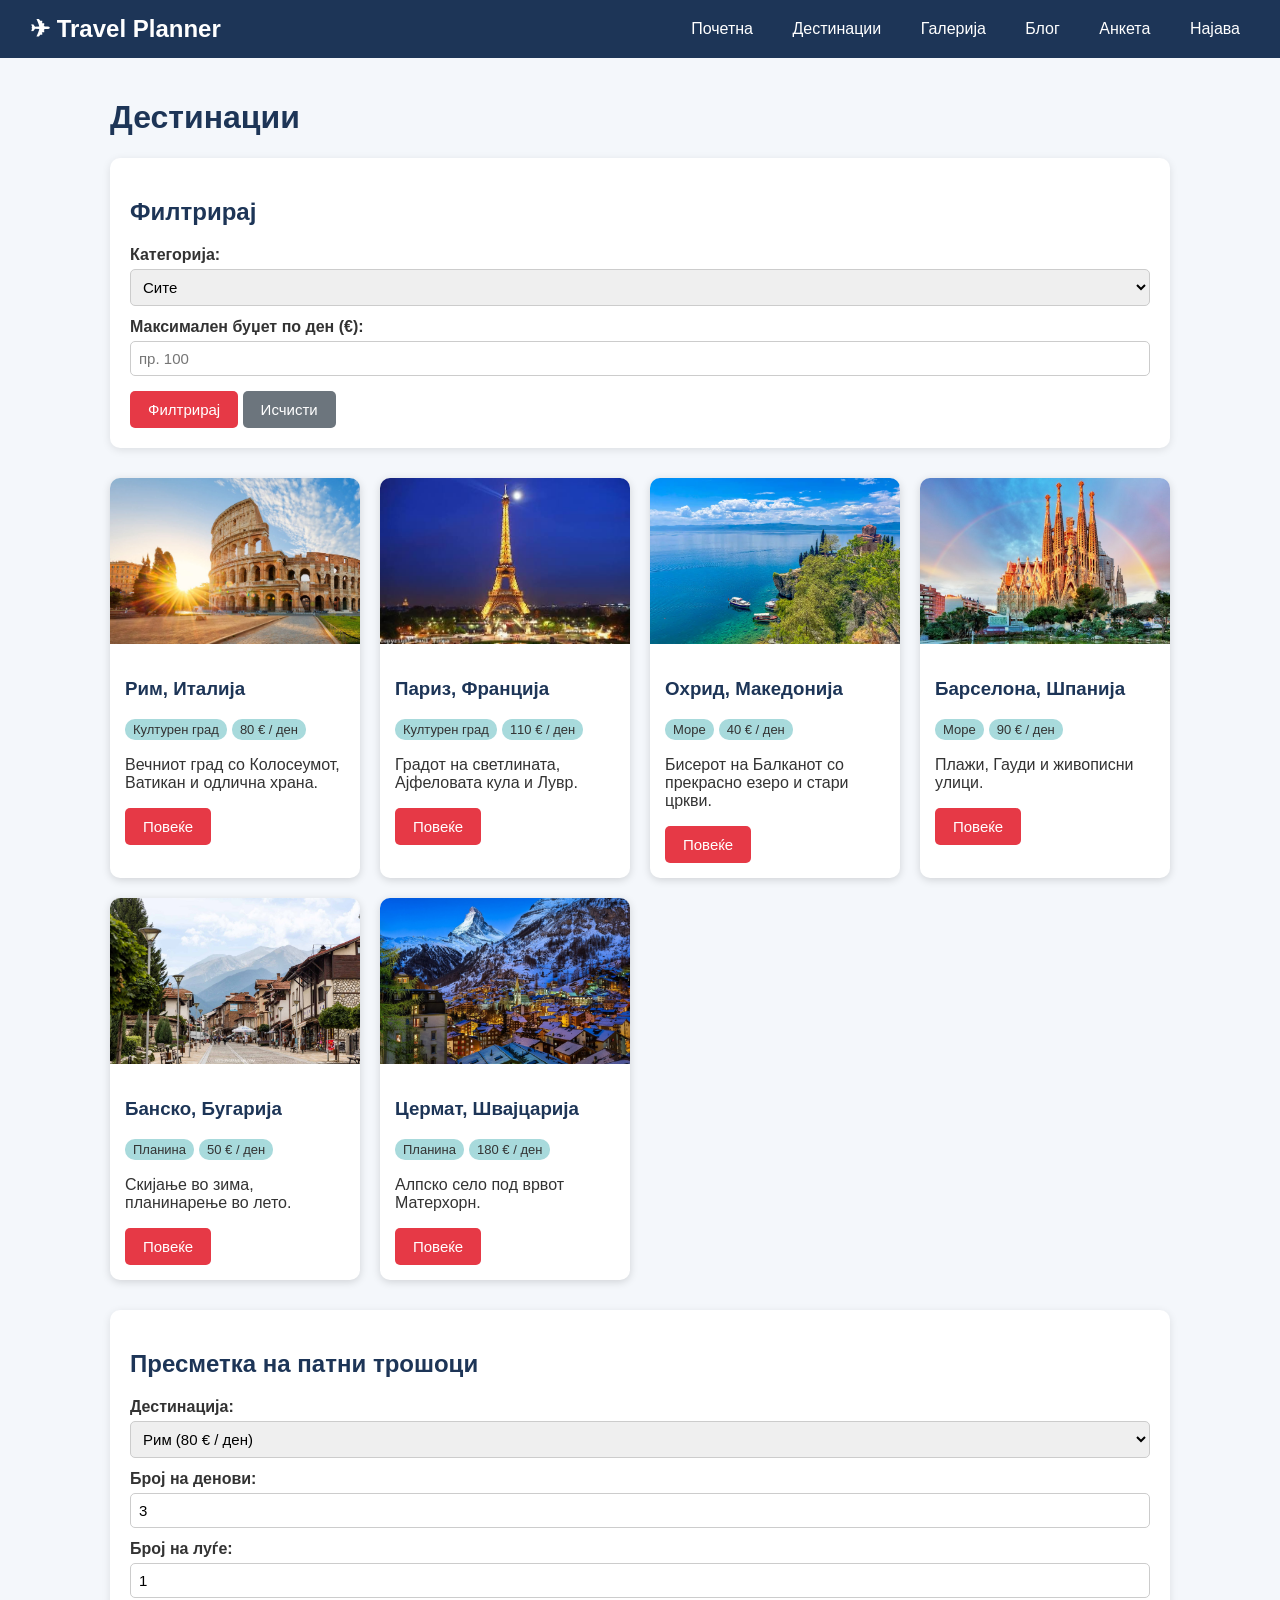
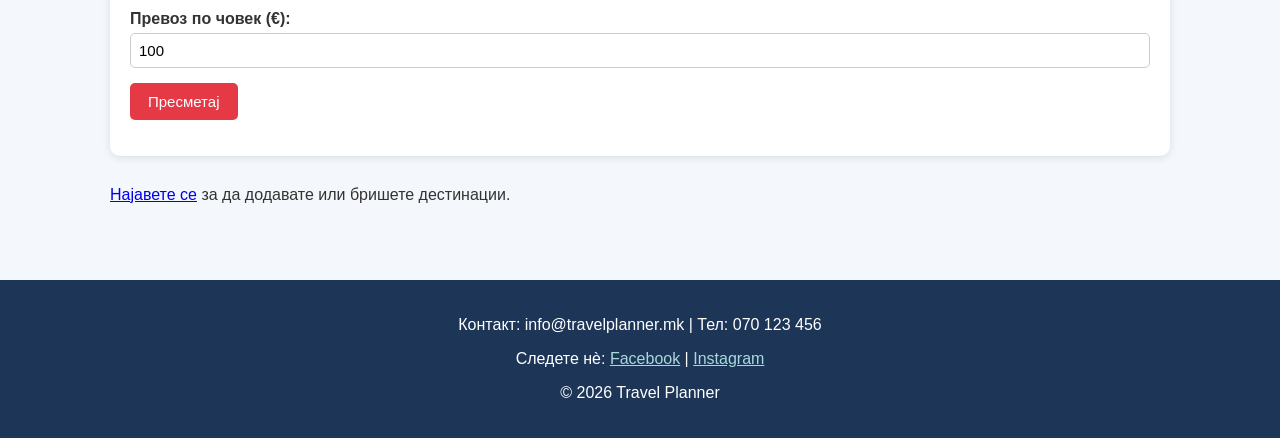
<file: travel-planner/destinacii.html>
<!DOCTYPE html>
<html lang="mk">
<head>
  <meta charset="utf-8">
  <meta name="viewport" content="width=device-width, initial-scale=1.0">
  <title>Дестинации | Travel Planner</title>
  <link rel="stylesheet" href="style.css">
</head>
<body>

  <header>
    <a class="logo" href="index.html">✈ Travel Planner</a>
    <nav>
      <a href="index.html">Почетна</a>
      <a href="destinacii.html">Дестинации</a>
      <a href="galerija.html">Галерија</a>
      <a href="blog.html">Блог</a>
      <a href="anketa.html">Анкета</a>
      <a href="login.html" id="linkNajava">Најава</a>
    </nav>
  </header>

  <main>
    <h1>Дестинации</h1>

    <!-- ФИЛТЕР -->
    <div class="forma">
      <h2>Филтрирај</h2>
      <label for="filterKategorija">Категорија:</label>
      <select id="filterKategorija">
        <option value="site">Сите</option>
        <option value="Море">Море</option>
        <option value="Планина">Планина</option>
        <option value="Културен град">Културен град</option>
      </select>

      <label for="filterBudzet">Максимален буџет по ден (€):</label>
      <input type="number" id="filterBudzet" placeholder="пр. 100">

      <button class="kopce" onclick="filtriraj()">Филтрирај</button>
      <button class="kopce kopce-sivo" onclick="iscistiFilter()">Исчисти</button>
    </div>

    <!-- ЛИСТА НА ГРАДОВИ -->
    <div class="mreza" id="listaDestinacii"></div>

    <!-- КАЛКУЛАТОР -->
    <div class="forma" style="margin-top:30px;">
      <h2>Пресметка на патни трошоци</h2>
      <form onsubmit="return presmetaj()">
        <label for="kalkGrad">Дестинација:</label>
        <select id="kalkGrad"></select>

        <label for="kalkDenovi">Број на денови:</label>
        <input type="number" id="kalkDenovi" value="3">

        <label for="kalkLugje">Број на луѓе:</label>
        <input type="number" id="kalkLugje" value="1">

        <label for="kalkPrevoz">Превоз по човек (€):</label>
        <input type="number" id="kalkPrevoz" value="100">

        <button type="submit" class="kopce">Пресметај</button>
        <p class="poraka" id="rezultatKalk"></p>
      </form>
    </div>

    <!-- ДОДАВАЊЕ НОВА ДЕСТИНАЦИЈА -->
    <p id="porakaZaNajava"><a href="login.html">Најавете се</a> за да додавате или бришете дестинации.</p>

    <form class="forma" id="formaDodadi" style="display:none;" onsubmit="return dodadiDestinacija()">
      <h2>Додај нова дестинација</h2>
      <label for="novoIme">Име на град:</label>
      <input type="text" id="novoIme">

      <label for="novaDrzava">Држава:</label>
      <input type="text" id="novaDrzava">

      <label for="novaKategorija">Категорија:</label>
      <select id="novaKategorija">
        <option>Море</option>
        <option>Планина</option>
        <option>Културен град</option>
      </select>

      <label for="novBudzet">Буџет по ден (€):</label>
      <input type="number" id="novBudzet">

      <label for="novOpis">Опис:</label>
      <textarea id="novOpis" rows="3"></textarea>

      <label for="novaSlika">Линк до слика (не е задолжително):</label>
      <input type="text" id="novaSlika" placeholder="https://...">

      <button type="submit" class="kopce">Додај</button>
    </form>
  </main>

  <footer>
    <p>Контакт: info@travelplanner.mk | Тел: 070 123 456</p>
    <p>Следете нè: <a href="#">Facebook</a> | <a href="#">Instagram</a></p>
    <p>© 2026 Travel Planner</p>
  </footer>

  <script src="script.js"></script>
</body>
</html>
</file>
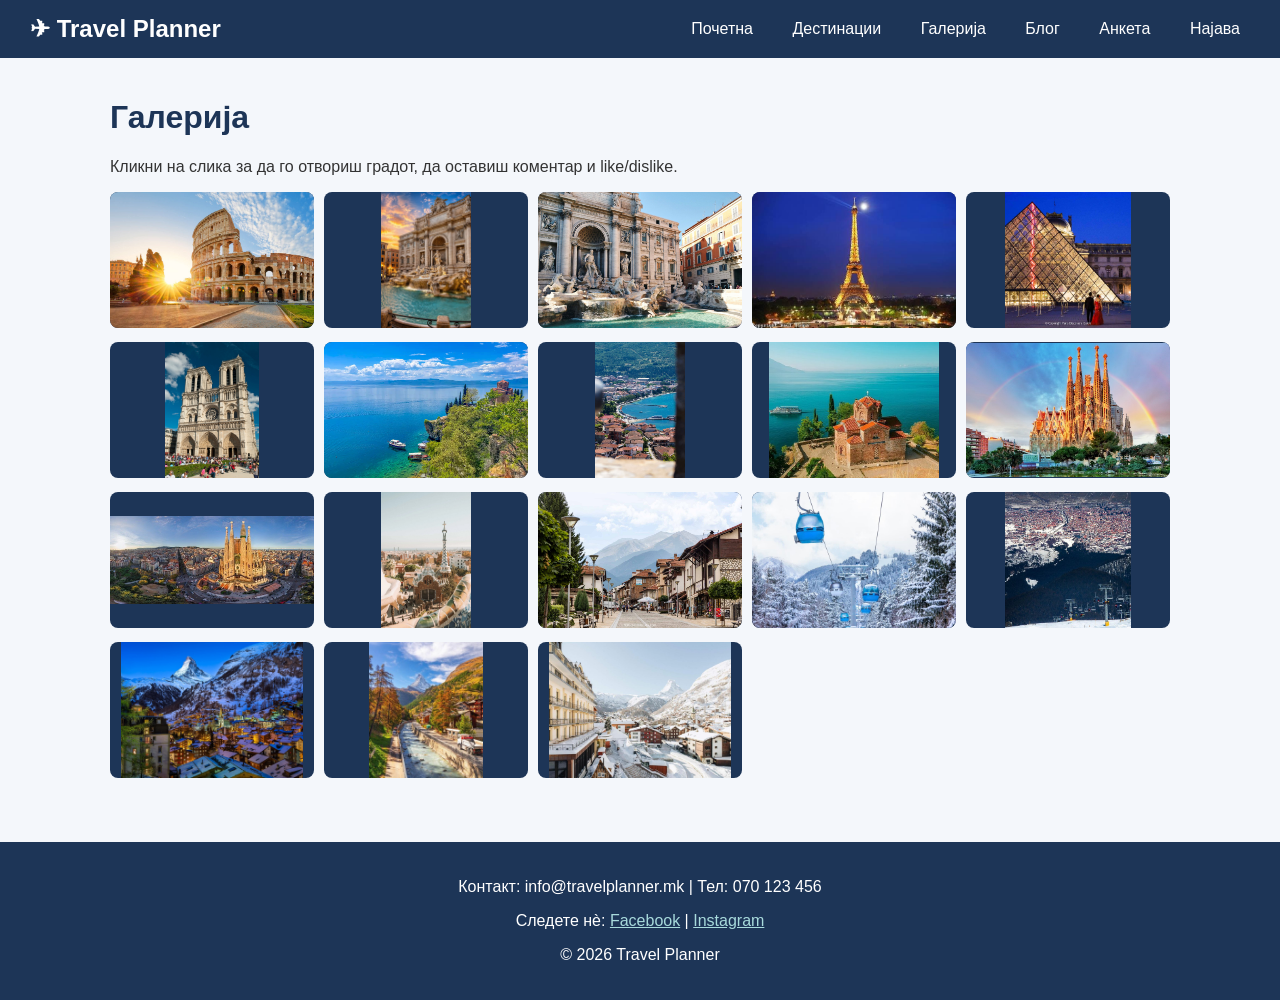
<file: travel-planner/galerija.html>
<!DOCTYPE html>
<html lang="mk">
<head>
  <meta charset="utf-8">
  <meta name="viewport" content="width=device-width, initial-scale=1.0">
  <title>Галерија | Travel Planner</title>
  <link rel="stylesheet" href="style.css">
</head>
<body>

  <header>
    <a class="logo" href="index.html">✈ Travel Planner</a>
    <nav>
      <a href="index.html">Почетна</a>
      <a href="destinacii.html">Дестинации</a>
      <a href="galerija.html">Галерија</a>
      <a href="blog.html">Блог</a>
      <a href="anketa.html">Анкета</a>
      <a href="login.html" id="linkNajava">Најава</a>
    </nav>
  </header>

  <main>
    <h1>Галерија</h1>
    <p>Кликни на слика за да го отвориш градот, да оставиш коментар и like/dislike.</p>
    <div class="galerija" id="galerijaSliki"></div>
  </main>

  <footer>
    <p>Контакт: info@travelplanner.mk | Тел: 070 123 456</p>
    <p>Следете нè: <a href="#">Facebook</a> | <a href="#">Instagram</a></p>
    <p>© 2026 Travel Planner</p>
  </footer>

  <script src="script.js"></script>
</body>
</html>
</file>
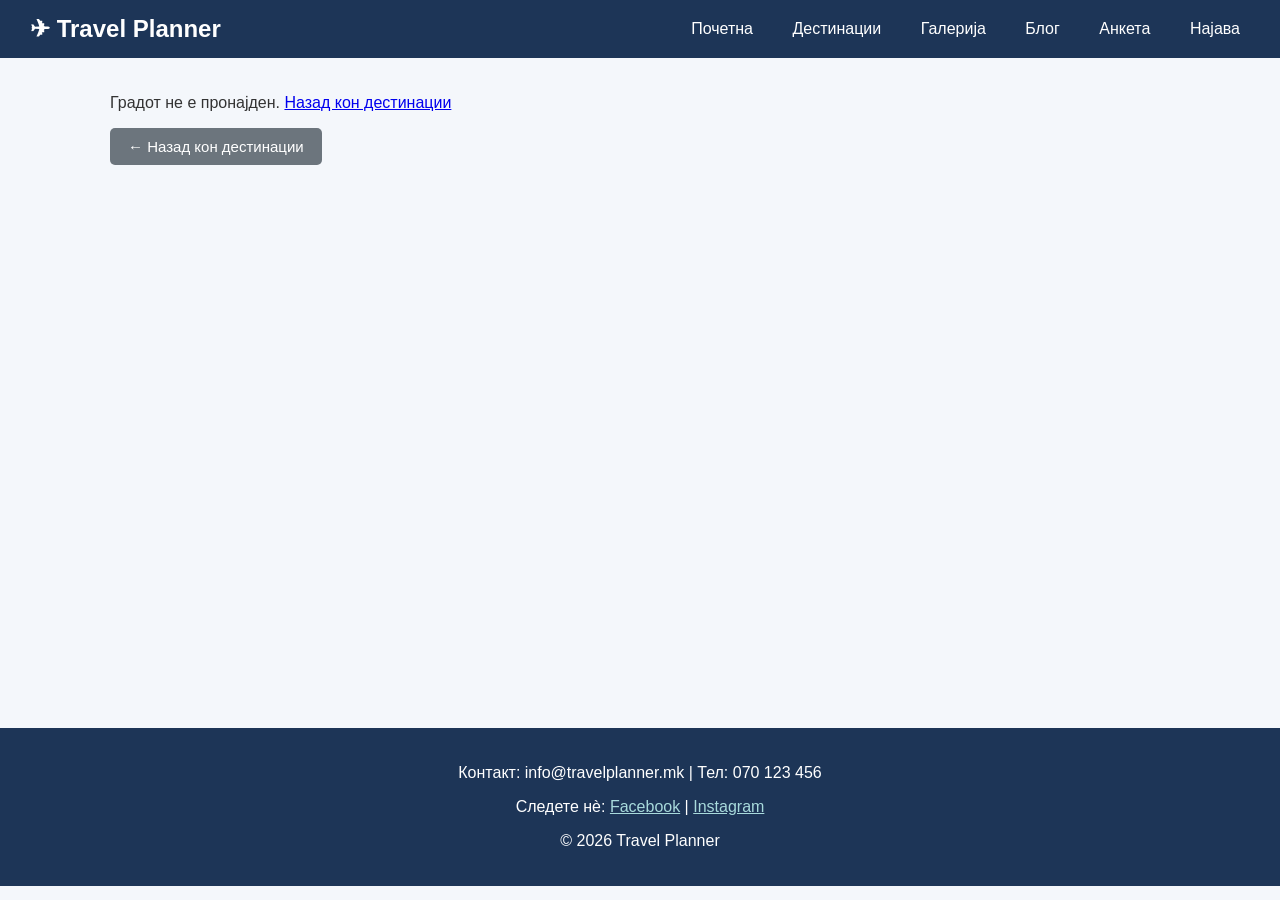
<file: travel-planner/grad.html>
<!DOCTYPE html>
<html lang="mk">
<head>
  <meta charset="utf-8">
  <meta name="viewport" content="width=device-width, initial-scale=1.0">
  <title>Град | Travel Planner</title>
  <link rel="stylesheet" href="style.css">
</head>
<body>

  <header>
    <a class="logo" href="index.html">✈ Travel Planner</a>
    <nav>
      <a href="index.html">Почетна</a>
      <a href="destinacii.html">Дестинации</a>
      <a href="galerija.html">Галерија</a>
      <a href="blog.html">Блог</a>
      <a href="anketa.html">Анкета</a>
      <a href="login.html" id="linkNajava">Најава</a>
    </nav>
  </header>

  <main>
    <div id="gradSodrzina">
      <!-- тука JS ги става сликите, like/dislike и коментарите -->
    </div>
    <p><a class="kopce kopce-sivo" href="destinacii.html">← Назад кон дестинации</a></p>
  </main>

  <footer>
    <p>Контакт: info@travelplanner.mk | Тел: 070 123 456</p>
    <p>Следете нè: <a href="#">Facebook</a> | <a href="#">Instagram</a></p>
    <p>© 2026 Travel Planner</p>
  </footer>

  <script src="script.js"></script>
</body>
</html>
</file>
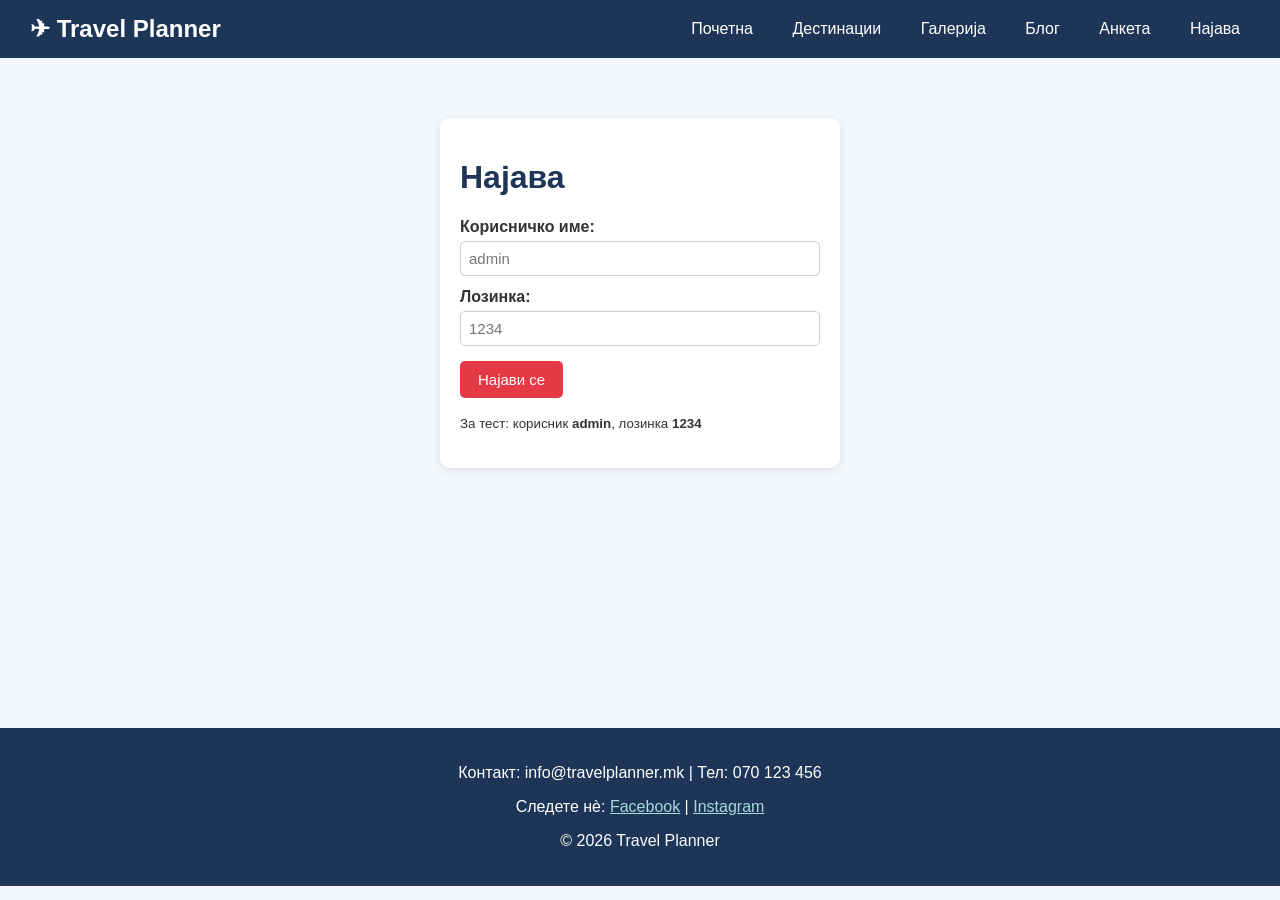
<file: travel-planner/login.html>
<!DOCTYPE html>
<html lang="mk">
<head>
  <meta charset="utf-8">
  <meta name="viewport" content="width=device-width, initial-scale=1.0">
  <title>Најава | Travel Planner</title>
  <link rel="stylesheet" href="style.css">
</head>
<body>

  <header>
    <a class="logo" href="index.html">✈ Travel Planner</a>
    <nav>
      <a href="index.html">Почетна</a>
      <a href="destinacii.html">Дестинации</a>
      <a href="galerija.html">Галерија</a>
      <a href="blog.html">Блог</a>
      <a href="anketa.html">Анкета</a>
      <a href="login.html" id="linkNajava">Најава</a>
    </nav>
  </header>

  <main>
    <div class="forma mala-forma">
      <h1>Најава</h1>
      <form onsubmit="return najaviSe()">
        <label for="korisnik">Корисничко име:</label>
        <input type="text" id="korisnik" placeholder="admin">

        <label for="lozinka">Лозинка:</label>
        <input type="password" id="lozinka" placeholder="1234">

        <button type="submit" class="kopce">Најави се</button>
        <p class="poraka" id="porakaNajava"></p>
      </form>
      <p><small>За тест: корисник <b>admin</b>, лозинка <b>1234</b></small></p>
    </div>
  </main>

  <footer>
    <p>Контакт: info@travelplanner.mk | Тел: 070 123 456</p>
    <p>Следете нè: <a href="#">Facebook</a> | <a href="#">Instagram</a></p>
    <p>© 2026 Travel Planner</p>
  </footer>

  <script src="script.js"></script>
</body>
</html>
</file>
<file: travel-planner/style.css>
/* ===== ОПШТО ===== */
* {
  box-sizing: border-box;
}

body {
  margin: 0;
  font-family: Arial, sans-serif;
  background-color: #f4f7fb;
  color: #333;
}

main {
  max-width: 1100px;
  margin: 0 auto;
  padding: 20px;
  min-height: 70vh;
}

h1, h2, h3 {
  color: #1d3557;
}

/* ===== HEADER ===== */
header {
  background-color: #1d3557;
  padding: 15px 30px;
  display: flex;
  justify-content: space-between;
  align-items: center;
  flex-wrap: wrap;
}

.logo {
  color: white;
  font-size: 24px;
  font-weight: bold;
  text-decoration: none;
}

nav a {
  color: white;
  text-decoration: none;
  margin-left: 15px;
  padding: 6px 10px;
  border-radius: 5px;
}

nav a:hover {
  background-color: #e63946;
}

/* ===== FOOTER ===== */
footer {
  background-color: #1d3557;
  color: white;
  text-align: center;
  padding: 20px;
  margin-top: 40px;
}

footer a {
  color: #a8dadc;
}

/* ===== ПОЧЕТНА - БАНЕР ===== */
.baner {
  background-image: url("sliki/baner.jpg");
  background-size: cover;
  background-position: center;
  height: 350px;
  border-radius: 10px;
  display: flex;
  flex-direction: column;
  justify-content: flex-start;
  padding-top: 30px;
  align-items: center;
  text-align: center;
}

.baner h1 {
  color: white;
  font-size: 40px;
  background-color: rgba(0, 0, 0, 0.5);
  padding: 10px 20px;
  border-radius: 8px;
}

/* ===== КОПЧИЊА ===== */
.kopce {
  display: inline-block;
  background-color: #e63946;
  color: white;
  border: none;
  padding: 10px 18px;
  border-radius: 5px;
  text-decoration: none;
  cursor: pointer;
  font-size: 15px;
}

.kopce:hover {
  background-color: #c1121f;
}

.kopce-sivo {
  background-color: #6c757d;
}

/* ===== КАРТИЧКИ ЗА ГРАДОВИ ===== */
.mreza {
  display: grid;
  grid-template-columns: repeat(auto-fill, minmax(250px, 1fr));
  gap: 20px;
}

.karticka {
  background-color: white;
  border-radius: 10px;
  overflow: hidden;
  box-shadow: 0 2px 8px rgba(0, 0, 0, 0.15);
  transition: transform 0.3s;
}

.karticka:hover {
  transform: scale(1.03);
}

.karticka img {
  display: block;
  width: 100%;
  height: auto;
  aspect-ratio: 3 / 2;
  object-fit: cover;
}

.karticka-tekst {
  padding: 15px;
}

.oznaka {
  display: inline-block;
  background-color: #a8dadc;
  padding: 3px 8px;
  border-radius: 10px;
  font-size: 13px;
  margin-right: 5px;
}

/* ===== ПОПУЛАРНИ ДЕСТИНАЦИИ (почетна) ===== */
.popularna .slika-ramka {
  overflow: hidden; /* за зумот да не излезе надвор */
}

.popularna img {
  display: block;
  height: auto;
  aspect-ratio: 3 / 2; /* сликата се гледа цела */
}

/* на почетната 3 картички во ред, преку цела ширина */
#popularni {
  grid-template-columns: repeat(3, 1fr);
}

.popularna p {
  line-height: 1.5;
}

/* ===== ФОРМИ ===== */
.forma {
  background-color: white;
  padding: 20px;
  border-radius: 10px;
  box-shadow: 0 2px 8px rgba(0, 0, 0, 0.1);
  margin-bottom: 30px;
}

.forma label {
  display: block;
  margin-top: 12px;
  font-weight: bold;
}

.forma input[type="text"],
.forma input[type="number"],
.forma input[type="email"],
.forma input[type="password"],
.forma select,
.forma textarea {
  width: 100%;
  padding: 8px;
  margin-top: 5px;
  border: 1px solid #ccc;
  border-radius: 5px;
  font-size: 15px;
}

.forma .kopce {
  margin-top: 15px;
}

.opcija {
  font-weight: normal !important;
  display: inline-block !important;
  margin-right: 15px;
}

.mala-forma {
  max-width: 400px;
  margin: 40px auto;
}

.poraka {
  font-weight: bold;
  margin-top: 10px;
}

/* ===== ГАЛЕРИЈА ===== */
.galerija {
  display: grid;
  grid-template-columns: repeat(auto-fill, minmax(200px, 1fr));
  gap: 10px;
}

.galerija img {
  width: 100%;
  height: auto;
  aspect-ratio: 3 / 2;
  object-fit: contain; /* сликата се гледа цела, без сечење */
  background-color: #1d3557;
  border-radius: 8px;
  cursor: pointer;
}

.galerija img:hover {
  opacity: 0.8;
}

/* ===== СТРАНА ЗА ГРАД ===== */
.slika-blok {
  background-color: white;
  border-radius: 10px;
  padding: 15px;
  margin-bottom: 25px;
  box-shadow: 0 2px 8px rgba(0, 0, 0, 0.1);
}

.slika-blok img {
  display: block;
  width: 100%;
  max-height: 600px;
  object-fit: contain; /* сликата се гледа цела, без сечење */
  background-color: #1d3557;
  border-radius: 8px;
}

.komentar {
  background-color: #f1f1f1;
  padding: 8px;
  border-radius: 5px;
  margin-top: 5px;
}

/* ===== БЛОГ ===== */
.statija {
  background-color: white;
  padding: 20px;
  border-radius: 10px;
  margin-bottom: 25px;
  box-shadow: 0 2px 8px rgba(0, 0, 0, 0.1);
}

.statija img {
  width: 100%;
  height: auto; /* сликата се гледа цела */
  border-radius: 8px;
}

.statija li {
  margin-bottom: 8px;
}

/* ===== ЗА МОБИЛЕН ===== */
@media (max-width: 600px) {
  #popularni {
    grid-template-columns: 1fr;
  }
  header {
    flex-direction: column;
  }
  nav a {
    display: inline-block;
    margin: 5px;
  }
  .baner h1 {
    font-size: 26px;
  }
}
</file>
<file: DOMASNA 3/style.css>
body {
    font-family: Arial, sans-serif;
    background-color: #1a1a1a;
    color: white;
    margin: 0;
    padding: 20px;
}

h1 {
    text-align: center;
    color: #e10600;
}

h2 {
    color: #e10600;
    margin-bottom: 5px;
}

#info {
    background-color: #2b2b2b;
    padding: 10px 20px;
    border-radius: 8px;
    margin-bottom: 15px;
}

#kopcinja {
    text-align: center;
    margin-bottom: 20px;
}

button {
    background-color: #e10600;
    color: white;
    border: none;
    padding: 12px 25px;
    font-size: 16px;
    border-radius: 6px;
    cursor: pointer;
    margin: 5px;
}

button:hover {
    background-color: #ff2a1f;
}

button:disabled {
    background-color: #666;
    cursor: not-allowed;
}

#pobednik {
    text-align: center;
    font-size: 26px;
    font-weight: bold;
    color: gold;
    margin-bottom: 20px;
}


.krug {
    background-color: #2b2b2b;
    padding: 15px;
    border-radius: 8px;
    margin-bottom: 25px;
}


.nastani {
    background-color: #3a3a3a;
    padding: 10px;
    border-left: 4px solid #e10600;
    margin-bottom: 10px;
}

.nastani p {
    margin: 4px 0;
}


table {
    width: 100%;
    border-collapse: collapse;
}

th {
    background-color: #e10600;
    color: white;
    padding: 8px;
}

td {
    padding: 7px;
    text-align: center;
    border-bottom: 1px solid #444;
}

tr:nth-child(even) {
    background-color: #333;
}


.red-pit {
    background-color: #1e4d7a !important;  /* сина - пит-стоп */
}

.red-spin {
    background-color: #7a5a1e !important;  /* портокалова - се извртел / излетал */
}

.red-pobednik {
    background-color: #8a7000 !important;  /* златна - победник */
    font-weight: bold;
}

.guma {
    padding: 3px 8px;
    border-radius: 10px;
    font-weight: bold;
    font-size: 13px;
}

.meki {
    background-color: #e10600;
    color: white;
}

.tvrdi {
    background-color: white;
    color: black;
}


.legenda {
    font-size: 13px;
    color: #ccc;
    margin-top: 8px;
}
</file>
